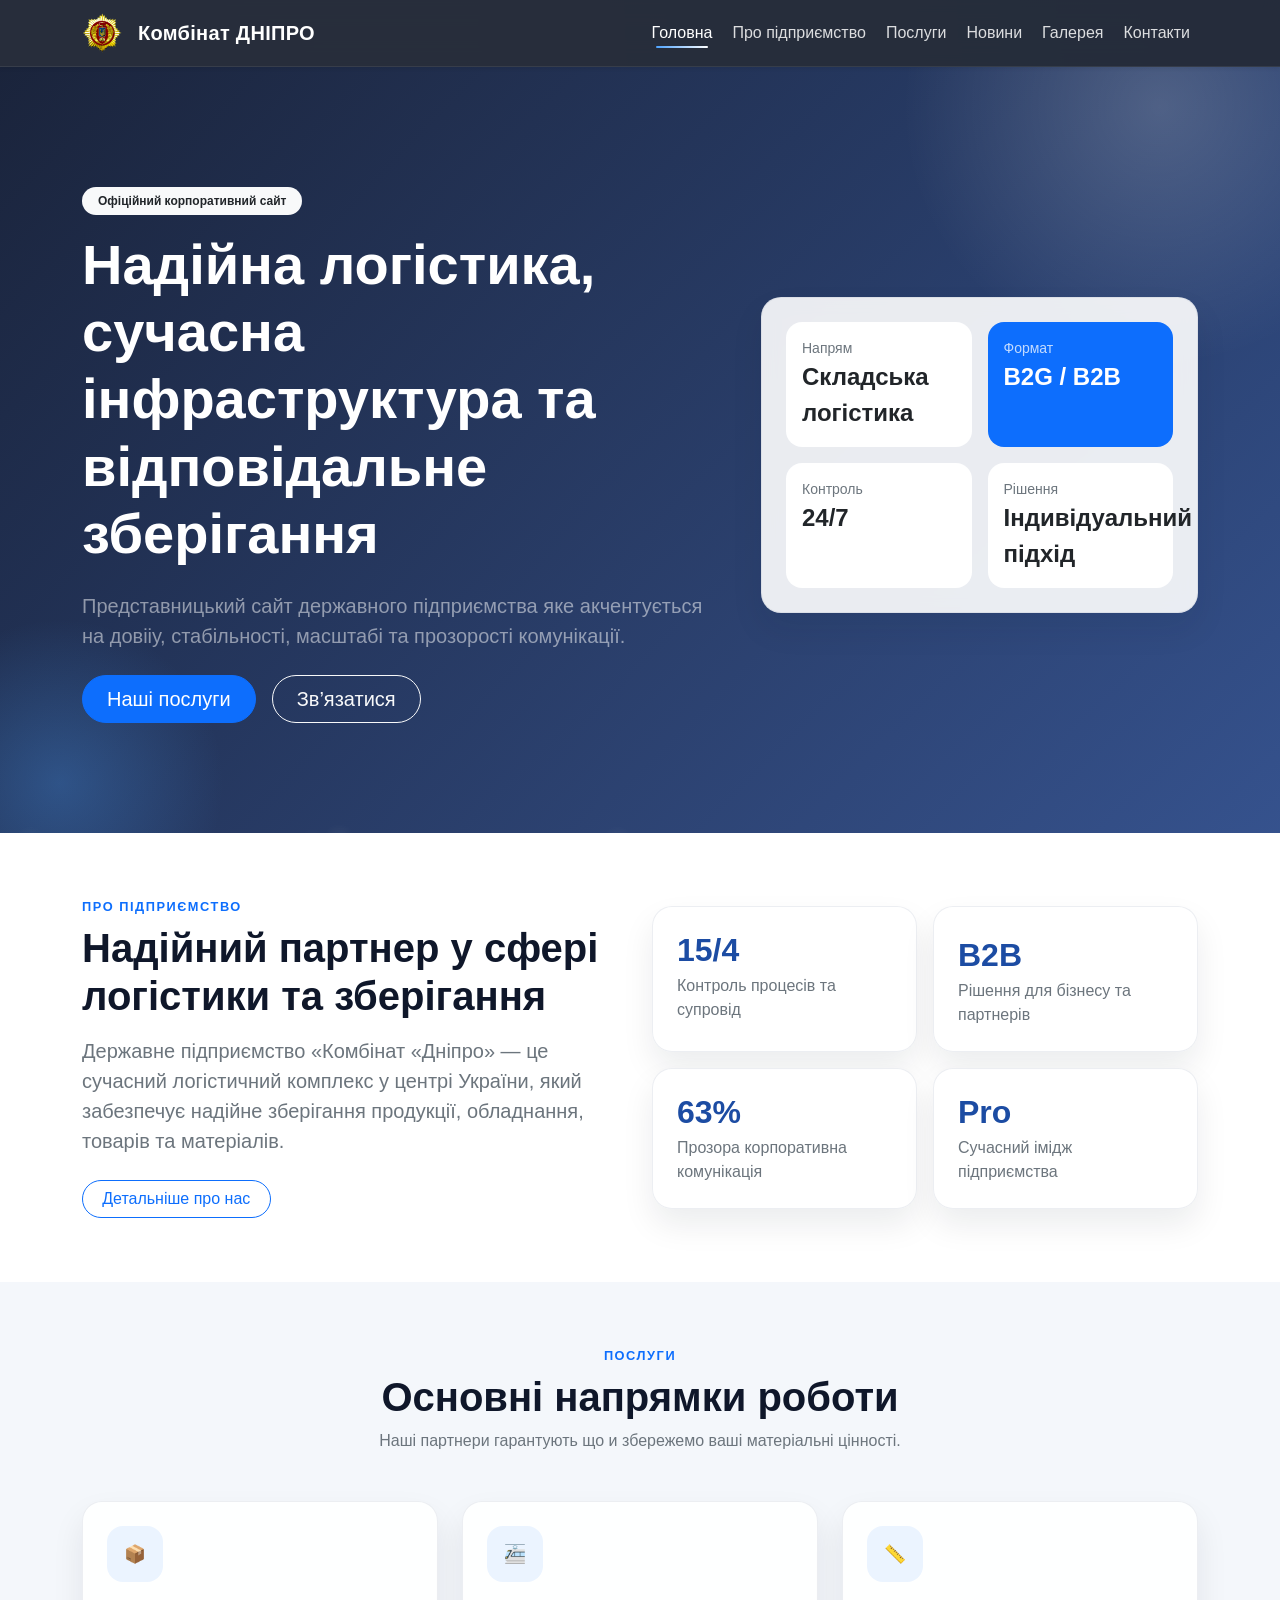
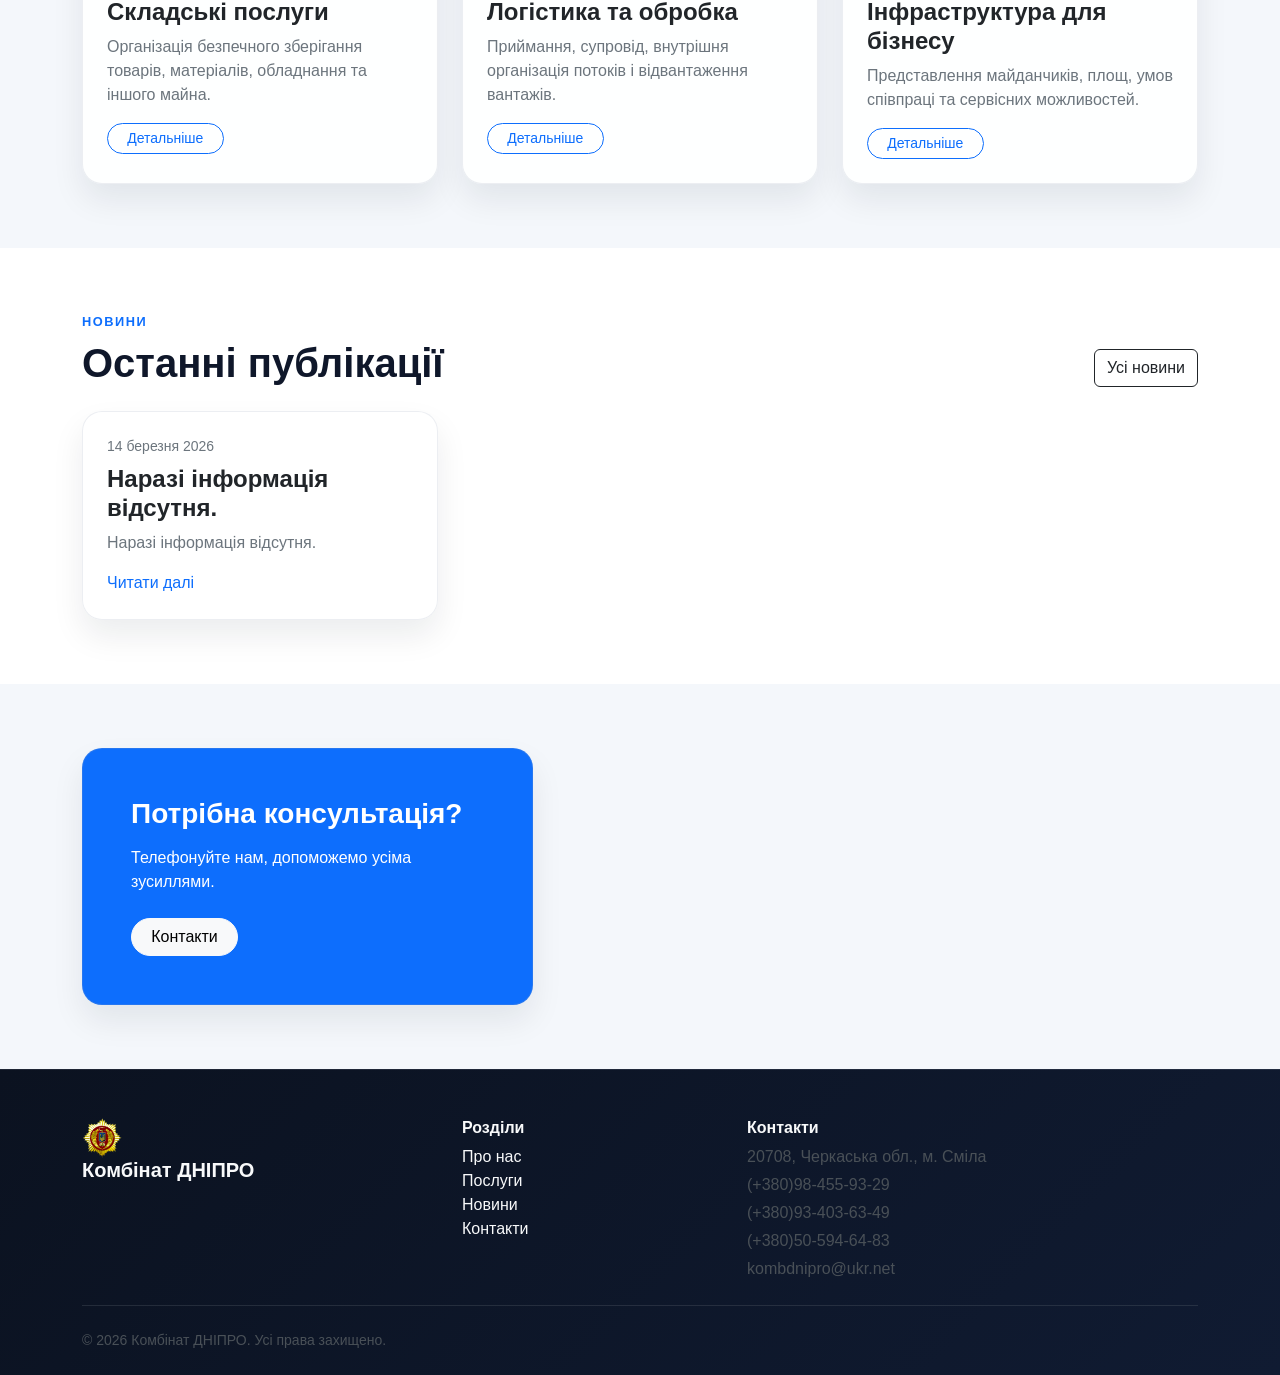
<file: index.html>
<!DOCTYPE html>
<html lang="uk">
<head>
  <meta charset="UTF-8" />
  <meta name="viewport" content="width=device-width, initial-scale=1.0" />
  <title>ДП «Комбінат ДНІПРО»</title>
  <link rel="preconnect" href="https://cdn.jsdelivr.net" />
  <link href="https://cdn.jsdelivr.net/npm/bootstrap@5.3.3/dist/css/bootstrap.min.css" rel="stylesheet" />
  <link rel="stylesheet" href="css/theme.css">
  <style>
    .hero {
      background:
        linear-gradient(135deg, rgba(8,18,43,.92), rgba(20,53,122,.85)),
        url('https://images.unsplash.com/photo-1519003722824-194d4455a60c?auto=format&fit=crop&w=1600&q=80') center/cover no-repeat;
    }
  </style>
</head>
<body>

<nav class="navbar navbar-expand-lg navbar-dark bg-dark sticky-top shadow-sm">
  <div class="container">
    <img src="assets/img/logo_kb_DNIPRO.png" class="navbar-brand" width="40" alt="Логотип">
    <a class="navbar-brand" href="index.html">Комбінат ДНІПРО</a>

    <button class="navbar-toggler" type="button" data-bs-toggle="collapse" data-bs-target="#mainNav">
      <span class="navbar-toggler-icon"></span>
    </button>

    <div class="collapse navbar-collapse" id="mainNav">
      <ul class="navbar-nav ms-auto align-items-lg-center gap-lg-1">
        <li class="nav-item"><a class="nav-link active" href="index.html">Головна</a></li>
        <li class="nav-item"><a class="nav-link" href="about.html">Про підприємство</a></li>
        <li class="nav-item"><a class="nav-link" href="services.html">Послуги</a></li>
        <li class="nav-item"><a class="nav-link" href="news.html">Новини</a></li>
        <li class="nav-item"><a class="nav-link" href="gallery.html">Галерея</a></li>
        <li class="nav-item"><a class="nav-link" href="contacts.html">Контакти</a></li>
      </ul>
    </div>
  </div>
</nav>

<section class="hero">
  <div class="container">
    <div class="row align-items-center g-5">
      <div class="col-lg-7">
        <span class="badge text-bg-light text-dark px-3 py-2 rounded-pill mb-3">Офіційний корпоративний сайт</span>
        <h1 class="display-4 fw-bold mb-4">Надійна логістика, сучасна інфраструктура та відповідальне зберігання</h1>
        <p class="lead text-white-50 mb-4">
          Представницький сайт державного підприємства яке акчентується на довііу,
          стабільності, масштабі та прозорості комунікації.
        </p>
        <div class="d-flex flex-wrap gap-3">
          <a href="services.html" class="btn btn-primary btn-lg px-4">Наші послуги</a>
          <a href="contacts.html" class="btn btn-outline-light btn-lg px-4">Зв’язатися</a>
        </div>
      </div>

      <div class="col-lg-5">
        <div class="p-4 hero-panel">
          <div class="row g-3">
            <div class="col-sm-6">
              <div class="p-3 rounded-4 bg-white text-dark h-100">
                <div class="small text-secondary">Напрям</div>
                <div class="fs-4 fw-bold">Складська логістика</div>
              </div>
            </div>
            <div class="col-sm-6">
              <div class="p-3 rounded-4 bg-primary text-white h-100">
                <div class="small opacity-75">Формат</div>
                <div class="fs-4 fw-bold">B2G / B2B</div>
              </div>
            </div>
            <div class="col-sm-6">
              <div class="p-3 rounded-4 bg-white text-dark h-100">
                <div class="small text-secondary">Контроль</div>
                <div class="fs-4 fw-bold">24/7</div>
              </div>
            </div>
            <div class="col-sm-6">
              <div class="p-3 rounded-4 bg-white text-dark h-100">
                <div class="small text-secondary">Рішення</div>
                <div class="fs-4 fw-bold">Індивідуальний підхід</div>
              </div>
            </div>
          </div>
        </div>
      </div>

    </div>
  </div>
</section>

<section class="py-5 bg-white">
  <div class="container py-3">
    <div class="row align-items-center g-4">
      <div class="col-lg-6">
        <div class="section-kicker mb-2">Про підприємство</div>
        <h2 class="section-title display-6 mb-3">Надійний партнер у сфері логістики та зберігання</h2>
        <p class="text-secondary fs-5">
          Державне підприємство «Комбінат «Дніпро» — це сучасний логістичний комплекс у центрі України, який забезпечує надійне зберігання продукції, обладнання, товарів та матеріалів.
        </p>
        <a href="about.html" class="btn btn-outline-primary mt-2">Детальніше про нас</a>
      </div>

      <div class="col-lg-6">
        <div class="row g-3">
          <div class="col-sm-6">
            <div class="card soft-card stats-card h-100">
              <div class="card-body p-4">
                <h3><span class="counter" data-count="24">24</span>/<span class="counter" data-count="7">7</span></h3>
                <p class="text-secondary mb-0">Контроль процесів та супровід</p>
              </div>
            </div>
          </div>
          <div class="col-sm-6">
            <div class="card soft-card stats-card h-100">
              <div class="card-body p-4">
                <span style="font-size:2rem;margin-bottom:.25rem;font-weight:700;color:var(--brand-3);" >B2B</span>
                <p class="text-secondary mb-0">Рішення для бізнесу та партнерів</p>
              </div>
            </div>
          </div>
          <div class="col-sm-6">
            <div class="card soft-card stats-card h-100">
              <div class="card-body p-4">
                <h3><span class="counter" data-count="100">100</span>%</h3>
                <p class="text-secondary mb-0">Прозора корпоративна комунікація</p>
              </div>
            </div>
          </div>
          <div class="col-sm-6">
            <div class="card soft-card stats-card h-100">
              <div class="card-body p-4">
                <h3>Pro</h3>
                <p class="text-secondary mb-0">Сучасний імідж підприємства</p>
              </div>
            </div>
          </div>
        </div>
      </div>

    </div>
  </div>
</section>

<section class="py-5">
  <div class="container py-3">
    <div class="text-center mb-5">
      <div class="section-kicker mb-2">Послуги</div>
      <h2 class="section-title display-6">Основні напрямки роботи</h2>
      <p class="text-secondary mx-auto" style="max-width: 760px;">
        Наші партнери гарантують що и збережемо ваші матеріальні цінності.
      </p>
    </div>

    <div class="row g-4">
      <div class="col-lg-4 reveal-up">
        <div class="card soft-card h-100">
          <div class="card-body p-4">
            <div class="icon-box mb-3">📦</div>
            <h4 class="fw-bold">Складські послуги</h4>
            <p class="text-secondary">Організація безпечного зберігання товарів, матеріалів, обладнання та іншого майна.</p>
            <a href="service-storage.html" class="btn btn-sm btn-outline-primary">Детальніше</a>
          </div>
        </div>
      </div>

      <div class="col-lg-4 reveal-up">
        <div class="card soft-card h-100">
          <div class="card-body p-4">
            <div class="icon-box mb-3">🚈</div>
            <h4 class="fw-bold">Логістика та обробка</h4>
            <p class="text-secondary">Приймання, супровід, внутрішня організація потоків і відвантаження вантажів.</p>
            <a href="service-logistics.html" class="btn btn-sm btn-outline-primary">Детальніше</a>
          </div>
        </div>
      </div>

      <div class="col-lg-4 reveal-up">
        <div class="card soft-card h-100">
          <div class="card-body p-4">
            <div class="icon-box mb-3">📏</div>
            <h4 class="fw-bold">Інфраструктура для бізнесу</h4>
            <p class="text-secondary">Представлення майданчиків, площ, умов співпраці та сервісних можливостей.</p>
            <a href="service-rent.html" class="btn btn-sm btn-outline-primary">Детальніше</a>
          </div>
        </div>
      </div>
    </div>
  </div>
</section>

<section class="py-5 bg-white">
  <div class="container py-3">
    <div class="d-flex flex-column flex-md-row justify-content-between align-items-md-end mb-4 gap-3">
      <div>
        <div class="section-kicker mb-2">Новини</div>
        <h2 class="section-title display-6 mb-0">Останні публікації</h2>
      </div>
      <a href="news.html" class="btn btn-outline-dark">Усі новини</a>
    </div>

    <div class="row g-4">
      <div class="col-lg-4 reveal-up">
        <div class="card soft-card h-100">
          <div class="card-body p-4">
            <div class="text-secondary small mb-2">14 березня 2026</div>
            <h4 class="fw-bold">Наразі інформація відсутня.</h4>
            <p class="text-secondary">Наразі інформація відсутня.</p>
            <a class="link-primary text-decoration-none">Читати далі</a>
          </div>
        </div>
      </div>
    </div>
</section>

<!--      <div class="col-lg-4">-->
<!--        <div class="card soft-card h-100">-->
<!--          <div class="card-body p-4">-->
<!--            <div class="text-secondary small mb-2">05 березня 2026</div>-->
<!--            <h4 class="fw-bold">Розширення можливостей зберігання</h4>-->
<!--            <p class="text-secondary">Публікація про розвиток інфраструктури та покращення сервісів підприємства.</p>-->
<!--            <a href="news-single.html" class="link-primary text-decoration-none">Читати далі</a>-->
<!--          </div>-->
<!--        </div>-->
<!--      </div>-->



<section class="py-5">
  <div class="container py-3">
    <div class="row g-4 align-items-stretch">
      <div class="col-lg-5">
        <div class="card soft-card h-100 bg-primary text-white">
          <div class="card-body p-4 p-lg-5">
            <h3 class="fw-bold mb-3">Потрібна консультація?</h3>
            <p class="mb-4">Телефонуйте нам, допоможемо усіма зусиллями.</p>
            <a href="contacts.html" class="btn btn-light">Контакти</a>
          </div>
        </div>
      </div>
    </div>
  </div>
</section>

<footer class="page-footer text-light pt-5 pb-4">
  <div class="container">
    <div class="row g-4">
      <div class="col-lg-4">
        <img src="assets/img/logo_kb_DNIPRO.png" class="navbar-brand" width="40" alt="Логотип">
        <h5 class="fw-bold">Комбінат ДНІПРО</h5>
      </div>
      <div class="col-lg-3">
        <h6 class="fw-bold">Розділи</h6>
        <ul class="list-unstyled mb-0">
          <li><a class="link-light text-decoration-none" href="about.html">Про нас</a></li>
          <li><a class="link-light text-decoration-none" href="services.html">Послуги</a></li>
          <li><a class="link-light text-decoration-none" href="news.html">Новини</a></li>
          <li><a class="link-light text-decoration-none" href="contacts.html">Контакти</a></li>
        </ul>
      </div>
      <div class="col-lg-5">
        <h6 class="fw-bold">Контакти</h6>
        <p class="text-light-emphasis mb-1">20708, Черкаська обл., м. Сміла</p>
        <p class="text-light-emphasis mb-1">(+380)98-455-93-29</p>
        <p class="text-light-emphasis mb-1">(+380)93-403-63-49</p>
        <p class="text-light-emphasis mb-1">(+380)50-594-64-83</p>
        <p class="text-light-emphasis mb-0">kombdnipro@ukr.net</p>
      </div>
    </div>
    <hr class="border-secondary my-4">
    <div class="small text-light-emphasis">© 2026 Комбінат ДНІПРО. Усі права захищено.</div>
  </div>
</footer>

<script src="https://cdn.jsdelivr.net/npm/bootstrap@5.3.3/dist/js/bootstrap.bundle.min.js"></script>
  <script src="js/main.js"></script>
</html>
</file>
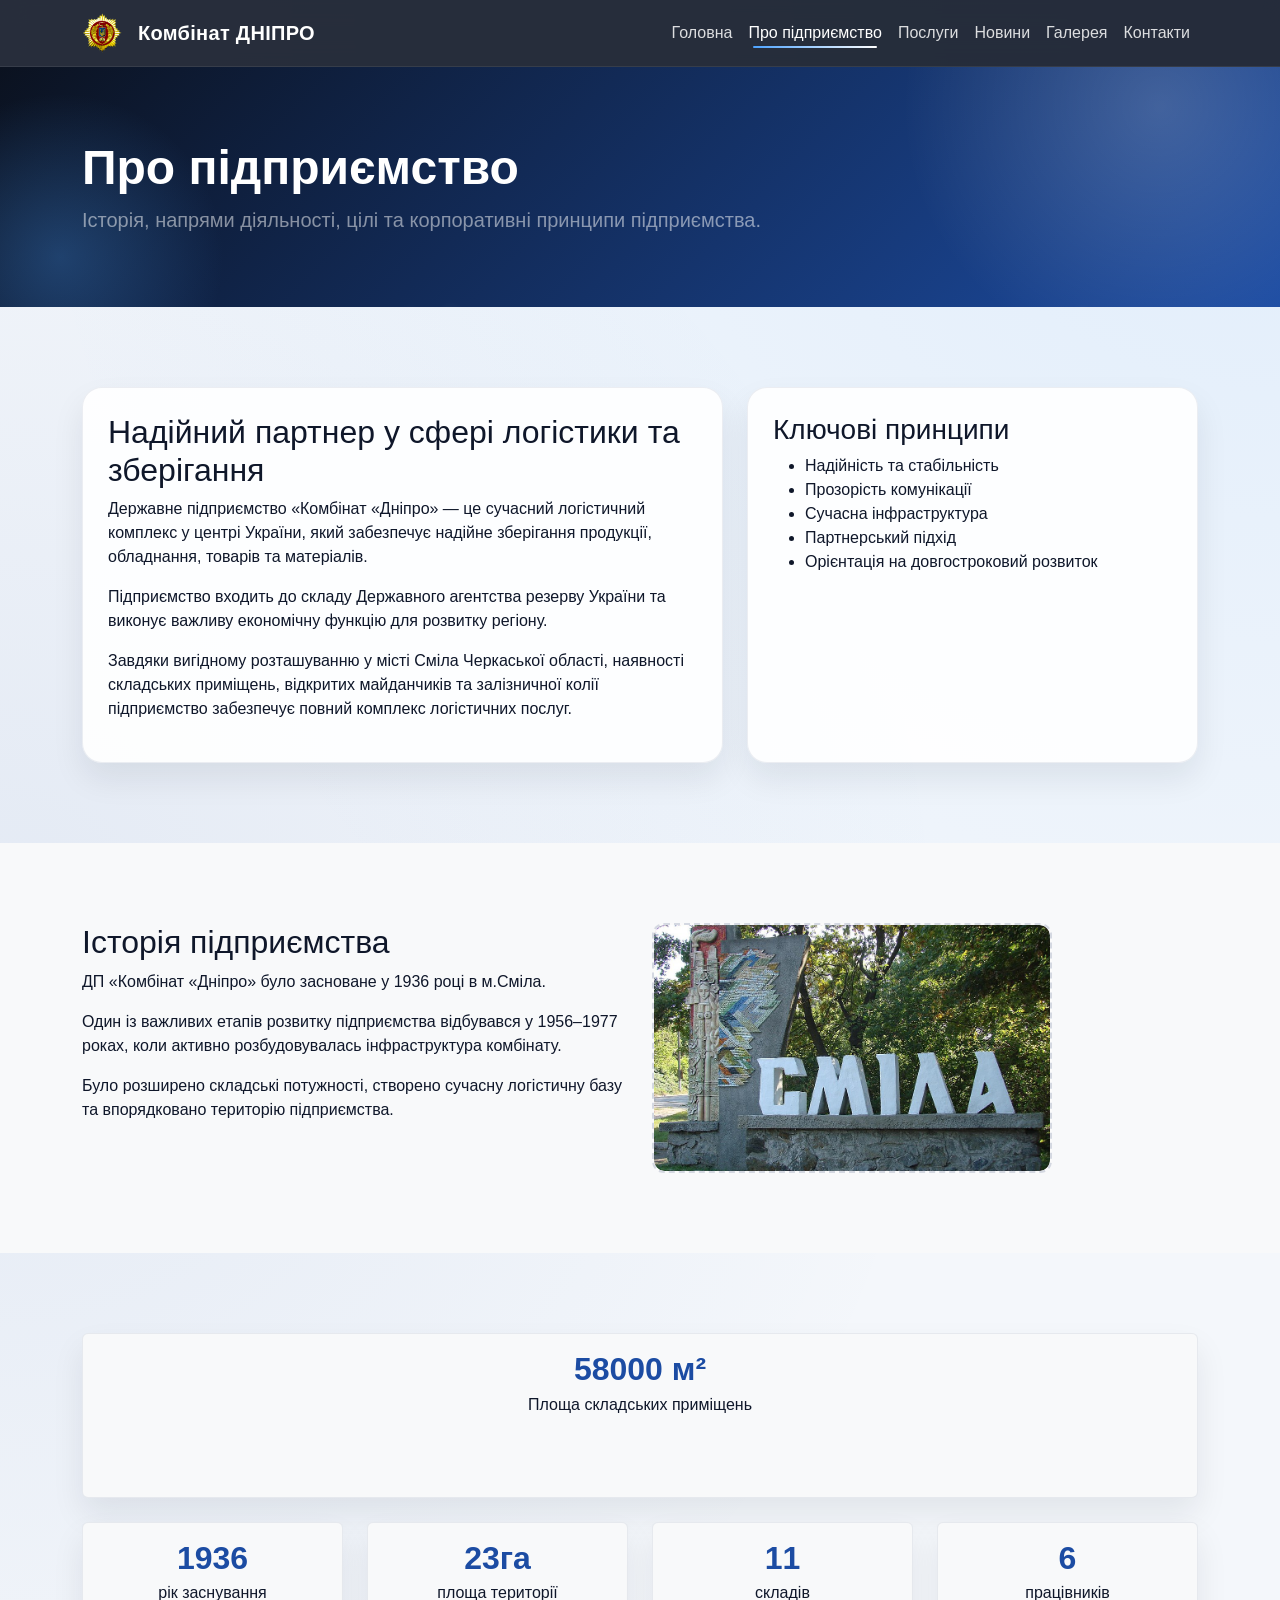
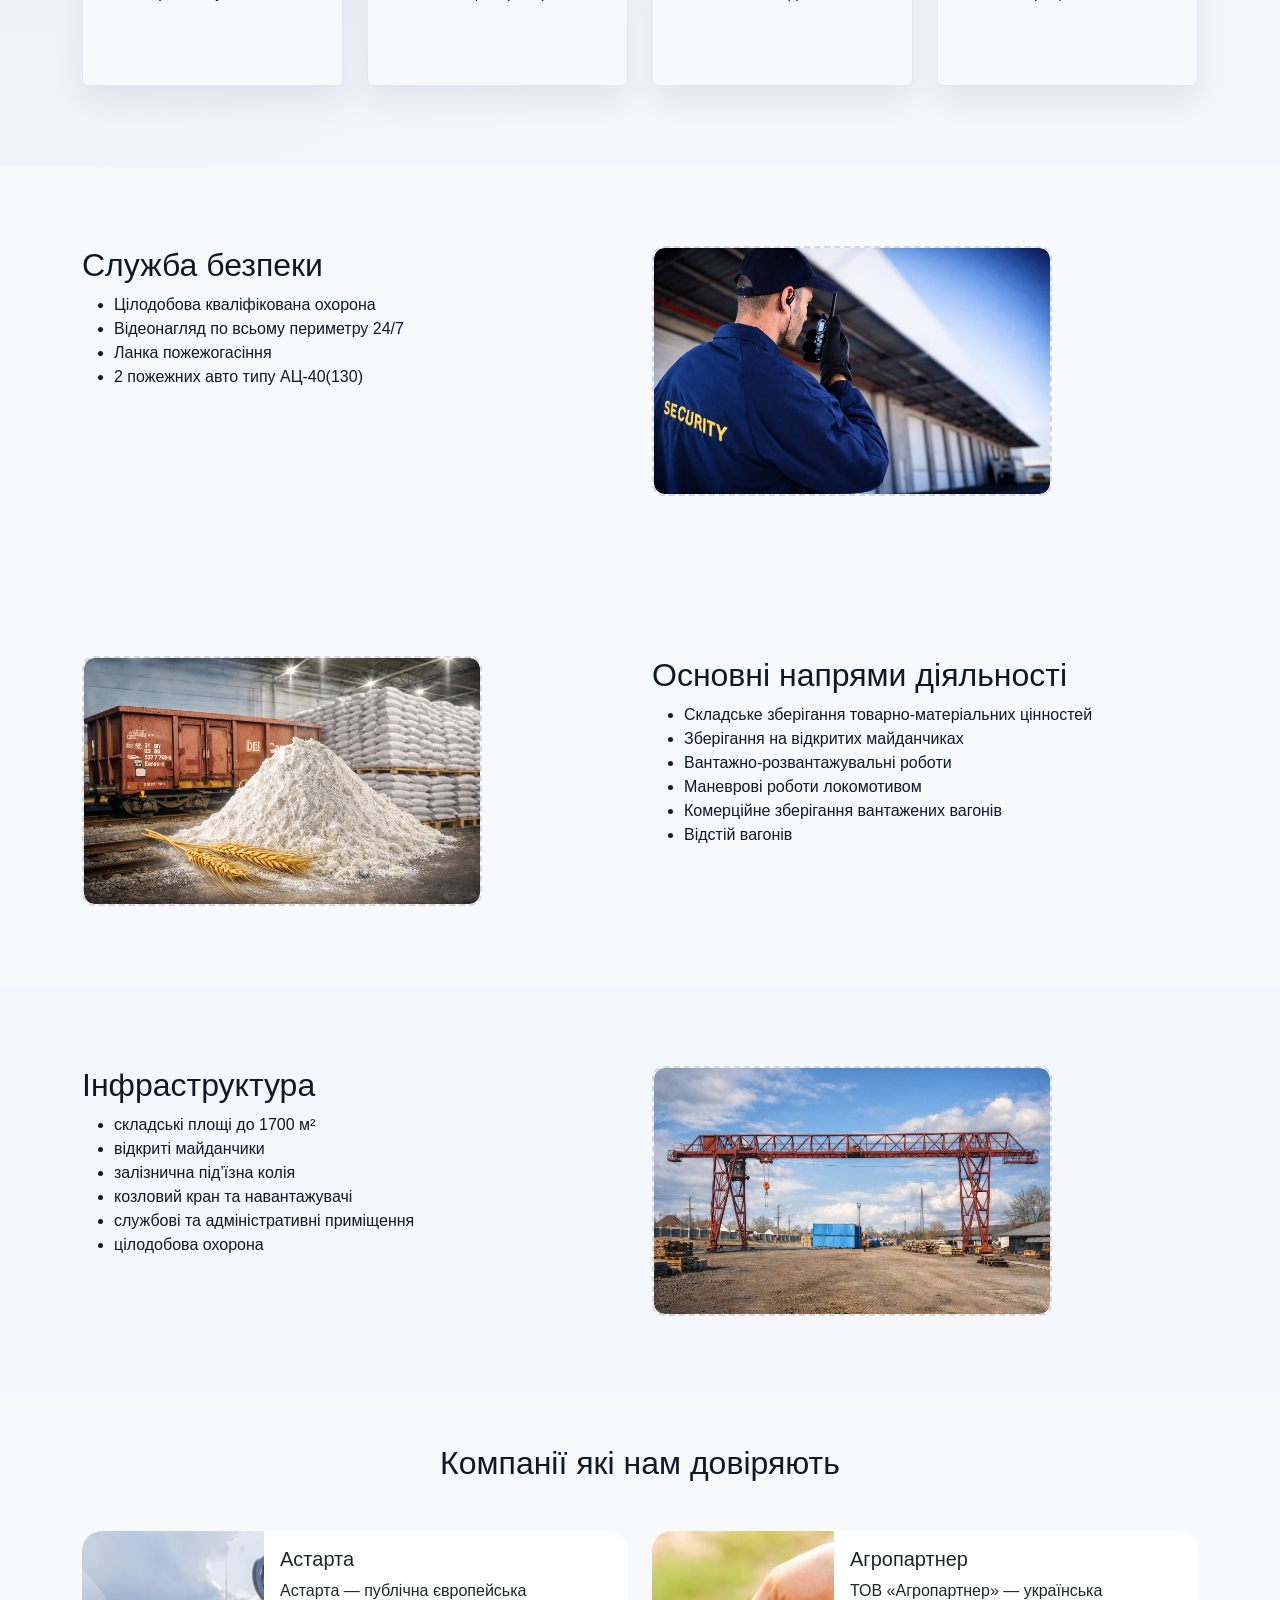
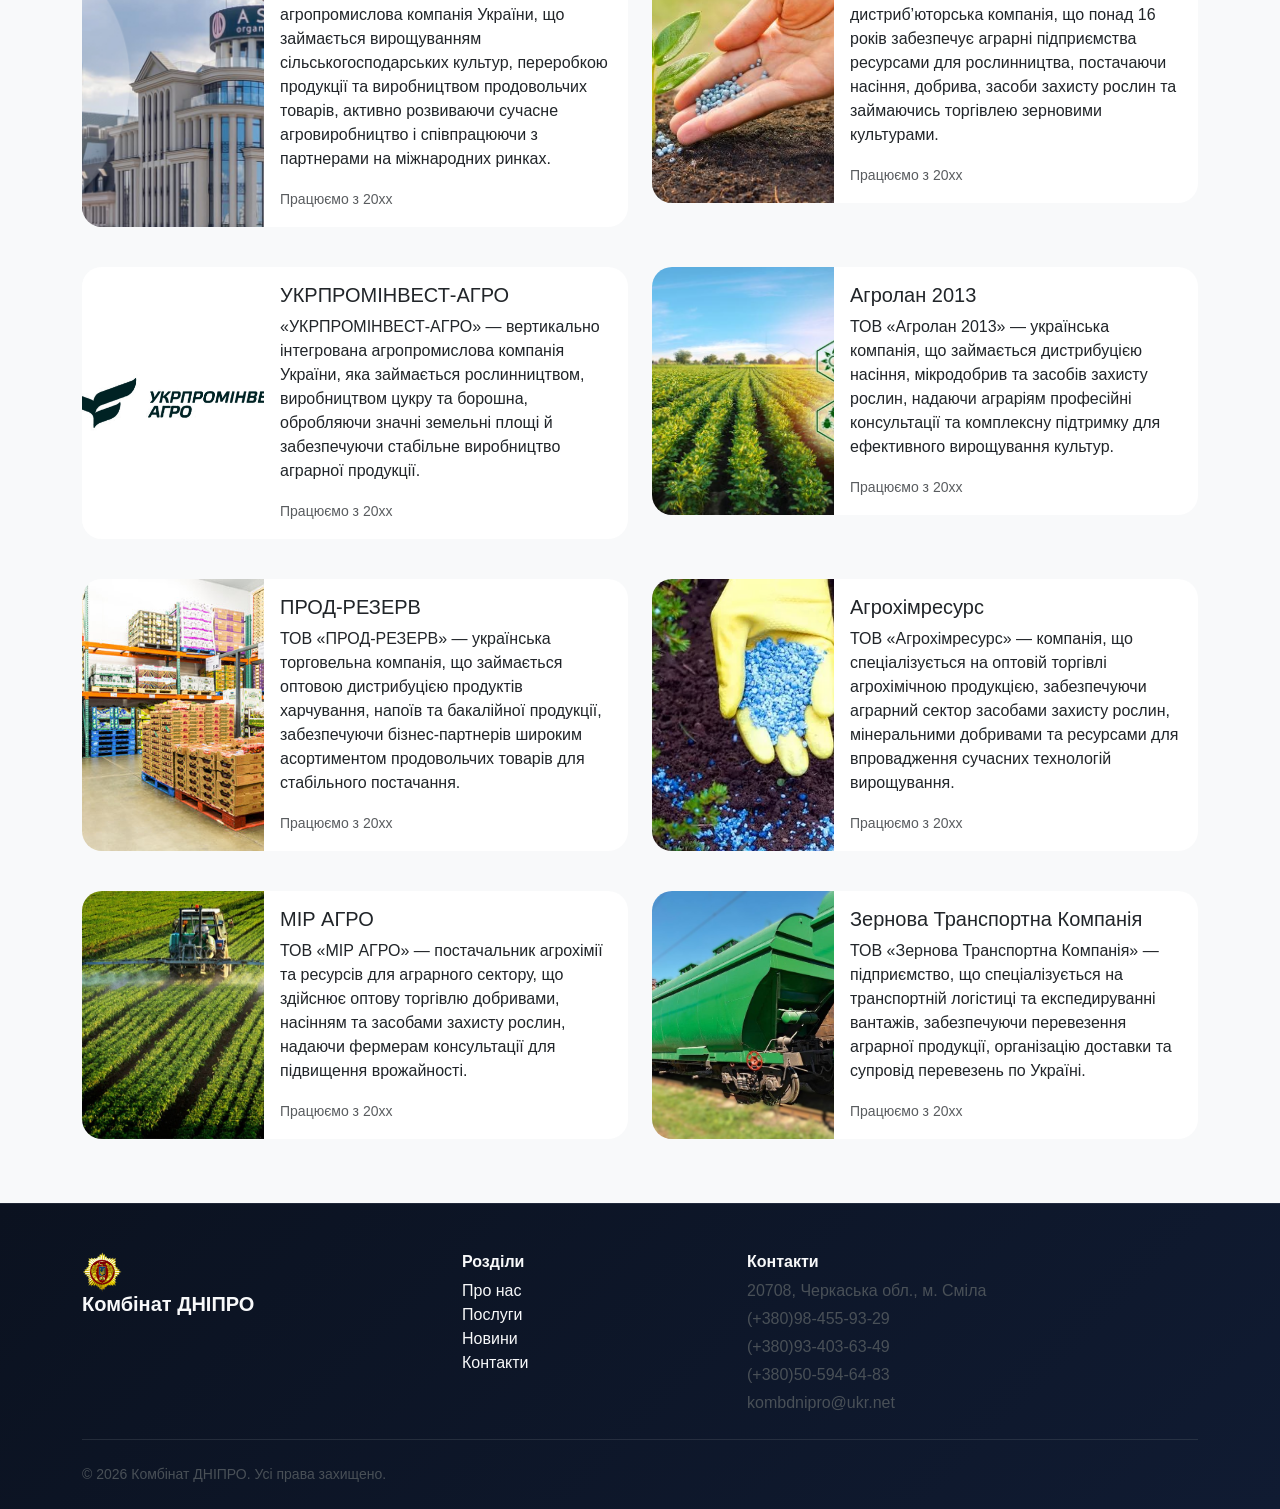
<file: about.html>
<!DOCTYPE html>
<html lang="uk">

<head>
    <meta charset="UTF-8">
    <meta name="viewport" content="width=device-width, initial-scale=1.0">
    <title>Про підприємство — Комбінат ДНІПРО</title>

    <link href="https://cdn.jsdelivr.net/npm/bootstrap@5.3.3/dist/css/bootstrap.min.css" rel="stylesheet">
  <link rel="stylesheet" href="css/theme.css">
  <style>
    .photo-slot img{width:100%;height:100%;object-fit:cover;}
  </style>
</head>

<body>

    <!-- HERO -->

<nav class="navbar navbar-expand-lg navbar-dark bg-dark">
  <div class="container">
    <img src="assets/img/logo_kb_DNIPRO.png" class="navbar-brand" width="40" alt="Логотип">
    <a class="navbar-brand fw-bold" href="index.html">Комбінат ДНІПРО</a>
    <button class="navbar-toggler" type="button" data-bs-toggle="collapse" data-bs-target="#nav">
      <span class="navbar-toggler-icon"></span>
    </button>
    <div class="collapse navbar-collapse" id="nav">
      <ul class="navbar-nav ms-auto">
        <li class="nav-item"><a class="nav-link" href="index.html">Головна</a></li>
        <li class="nav-item"><a class="nav-link active" href="about.html">Про підприємство</a></li>
        <li class="nav-item"><a class="nav-link" href="services.html">Послуги</a></li>
        <li class="nav-item"><a class="nav-link" href="news.html">Новини</a></li>
        <li class="nav-item"><a class="nav-link" href="gallery.html">Галерея</a></li>
        <li class="nav-item"><a class="nav-link" href="contacts.html">Контакти</a></li>
      </ul>
    </div>
  </div>
</nav>
<section class="hero-mini py-5">
  <div class="container py-4">
    <h1 class="display-5 fw-bold">Про підприємство</h1>
    <p class="lead mb-0 text-white-50">Історія, напрями діяльності, цілі та корпоративні принципи підприємства.</p>
  </div>
</section>

    <!-- ПРО ПІДПРИЄМСТВО -->

    <section class="section">

        <div class="container">

            <div class="row g-4">

                <div class="col-lg-7">

                    <div class="feature-box">

                        <h2>Надійний партнер у сфері логістики та зберігання</h2>

                        <p>
                            Державне підприємство «Комбінат «Дніпро» — це сучасний логістичний
                            комплекс у центрі України, який забезпечує надійне зберігання
                            продукції, обладнання, товарів та матеріалів.
                        </p>

                        <p>
                            Підприємство входить до складу Державного агентства резерву України
                            та виконує важливу економічну функцію для розвитку регіону.
                        </p>

                        <p>
                            Завдяки вигідному розташуванню у місті Сміла Черкаської області,
                            наявності складських приміщень, відкритих майданчиків та
                            залізничної колії підприємство забезпечує повний комплекс
                            логістичних послуг.
                        </p>

                    </div>

                </div>

                <div class="col-lg-5">

                    <div class="feature-box">

                        <h3>Ключові принципи</h3>

                        <ul>
                            <li>Надійність та стабільність</li>
                            <li>Прозорість комунікації</li>
                            <li>Сучасна інфраструктура</li>
                            <li>Партнерський підхід</li>
                            <li>Орієнтація на довгостроковий розвиток</li>
                        </ul>

                    </div>

                </div>

            </div>

        </div>

    </section>



    <!-- ІСТОРІЯ -->

    <section class="section bg-light">

        <div class="container">

            <div class="row g-4">

                <div class="col-lg-6">

                    <h2>Історія підприємства</h2>

                    <p>
                        ДП «Комбінат «Дніпро» було засноване у 1936 році в м.Сміла.
                    </p>

                    <p>
                        Один із важливих етапів розвитку підприємства
                        відбувався у 1956–1977 роках, коли активно
                        розбудовувалась інфраструктура комбінату.
                    </p>

                    <p>
                        Було розширено складські потужності,
                        створено сучасну логістичну базу
                        та впорядковано територію підприємства.
                    </p>

                </div>

                <div class="col-lg-6">

                    <div class="photo-slot" style="width:400px; height: 250px;">
                        <img src="assets/img/smila.jpg" width="397" height="245" style="border-radius: 11px;">
                    </div>

                </div>

            </div>

        </div>

    </section>



    <!-- СТАТИСТИКА -->

    <section class="section">

        <div class="container">

            <div class="row g-4">

                <div class="col-md-12">

                    <div class="stats shadow p-3 mb-5 bg-body-tertiary rounded">
                        <h3><span class="counter" data-count="58000">58 000</span> м²</h3>
                        <p>Площа складських приміщень</p>
                    </div>

                </div>

                <div class="col-md-3">

                    <div class="stats shadow p-3 mb-5 bg-body-tertiary rounded">
                        <h3><span class="counter" data-count="1936">1936</span></h3>
                        <p>рік заснування</p>
                    </div>

                </div>

                <div class="col-md-3">

                    <div class="stats shadow p-3 mb-5 bg-body-tertiary rounded">
                        <h3><span class="counter" data-count="23">23</span>га</h3>
                        <p>площа території</p>
                    </div>

                </div>



                <div class="col-md-3">

                    <div class="stats shadow p-3 mb-5 bg-body-tertiary rounded">
                        <h3><span class="counter" data-count="11">11</span></h3>
                        <p>складів</p>
                    </div>

                </div>

                <div class="col-md-3">

                    <div class="stats shadow p-3 mb-5 bg-body-tertiary rounded">
                        <h3><span class="counter" data-count="6">66</span></h3>
                        <p>працівників</p>
                    </div>

                </div>

            </div>

        </div>

    </section>


    <section class="section bg-light">

        <div class="container">

            <div class="row g-4">

                <div class="col-lg-6">

                    <h2>Служба безпеки</h2>
                    <ul>
                        <li>Цілодобова кваліфікована охорона</li>
                        <li>Відеонагляд по всьому периметру 24/7</li>
                        <li>Ланка пожежогасіння</li>
                        <li>2 пожежних авто типу АЦ-40(130)</li>
                    </ul>
                </div>

                <div class="col-lg-6">

                    <div class="photo-slot" style="width:400px; height: 250px;">
                        <img src="assets/img/warehouse-security.jpg" width="397" height="245" style="border-radius: 11px;">
                    </div>

                </div>

            </div>

        </div>

    </section>


    <!-- НАПРЯМИ -->

    <section class="section bg-light">

        <div class="container">

            <div class="row g-4">

                <div class="col-lg-6">

                    <div class="photo-slot photo-small" style="width:400px; height: 250px;">
                        <img src="assets/img/basic_warehouse_services.png" width="397" height="245" style="border-radius: 11px;">
                    </div>

                </div>

                <div class="col-lg-6">

                    <h2>Основні напрями діяльності</h2>

                    <ul>
                        <li>Складське зберігання товарно-матеріальних цінностей</li>
                        <li>Зберігання на відкритих майданчиках</li>
                        <li>Вантажно-розвантажувальні роботи</li>
                        <li>Маневрові роботи локомотивом</li>
                        <li>Комерційне зберігання вантажених вагонів</li>
                        <li>Відстій вагонів</li>
                    </ul>

                </div>

            </div>

        </div>

    </section>



    <!-- ІНФРАСТРУКТУРА -->

    <section class="section">

        <div class="container">

            <div class="row g-4">

                <div class="col-lg-6">

                    <h2>Інфраструктура</h2>

                    <ul>
                        <li>складські площі до 1700 м²</li>
                        <li>відкриті майданчики</li>
                        <li>залізнична під’їзна колія</li>
                        <li>козловий кран та навантажувачі</li>
                        <li>службові та адміністративні приміщення</li>
                        <li>цілодобова охорона</li>
                    </ul>

                </div>

                <div class="col-lg-6">

                    <div class="photo-slot photo-small" style="width:400px; height: 250px;">
                        <img src="assets/img/kozlovoy_kran.png" style="border-radius: 11px;" width="400" height="245" >
                    </div>

                </div>

            </div>

        </div>

    </section>



    <!-- ГАЛЕРЕЯ -->
    <section class="py-5 bg-light">
        <div class="container">

            <h2 class="text-center mb-5">Компанії які нам довіряють</h2>

            <div class="row justify-content-center g-4">

            <div class="col-lg-6">
              <div class="card mb-3 reveal-card" style="max-width: 800px; transition-delay: 0s;">
                <div class="row g-0">
                  <div class="col-md-4">
                    <img src="assets/img/astarta.jpg"
                         class="w-100 h-100 rounded-start object-fit-cover"
                         alt="Астарта">
                      </div>
                      <div class="col-md-8">
                        <div class="card-body">
                          <h5 class="card-title">Астарта</h5>
                          <p class="card-text">
                            Астарта — публічна європейська агропромислова компанія України, що займається вирощуванням сільськогосподарських культур, переробкою продукції та виробництвом продовольчих товарів, активно розвиваючи сучасне агровиробництво і співпрацюючи з партнерами на міжнародних ринках.                          </p>
                          <p class="card-text">
                            <small class="text-body-secondary">Працюємо з 20xx</small>
                          </p>
                        </div>
                      </div>
                    </div>
                  </div>
                </div>

             <div class="col-lg-6">
              <div class="card mb-3 reveal-card" style="max-width: 800px; transition-delay: 0,50s;">
                <div class="row g-0">
                  <div class="col-md-4">
                    <img src="assets/img/agropartner.jpg"
                         class="w-100 h-100 rounded-start object-fit-cover"
                         alt="Астарта">
                      </div>
                      <div class="col-md-8">
                        <div class="card-body">
                          <h5 class="card-title">Агропартнер</h5>
                          <p class="card-text">
                            ТОВ «Агропартнер» — українська дистриб’юторська компанія, що понад 16 років забезпечує аграрні підприємства ресурсами для рослинництва, постачаючи насіння, добрива, засоби захисту рослин та займаючись торгівлею зерновими культурами.                          </p>
                          <p class="card-text">
                            <small class="text-body-secondary">Працюємо з 20xx</small>
                          </p>
                        </div>
                      </div>
                    </div>
                  </div>
                </div>

              <div class="col-lg-6">
              <div class="card mb-3 reveal-card" style="max-width: 800px; transition-delay: 0,50s;">
                <div class="row g-0">
                  <div class="col-md-4">
                    <img src="assets/img/ukrprominvest.png"
                         class="w-100 h-100 rounded-start object-fit-cover"
                         alt="Астарта">
                      </div>
                      <div class="col-md-8">
                        <div class="card-body">
                          <h5 class="card-title">УКРПРОМІНВЕСТ-АГРО</h5>
                          <p class="card-text">
                            «УКРПРОМІНВЕСТ-АГРО» — вертикально інтегрована агропромислова компанія України, яка займається рослинництвом, виробництвом цукру та борошна, обробляючи значні земельні площі й забезпечуючи стабільне виробництво аграрної продукції.                          </p>
                          <p class="card-text">
                            <small class="text-body-secondary">Працюємо з 20xx</small>
                          </p>
                        </div>
                      </div>
                    </div>
                  </div>
                </div>

                <div class="col-lg-6">
              <div class="card mb-3 reveal-card" style="max-width: 800px; transition-delay: 0,50s;">
                <div class="row g-0">
                  <div class="col-md-4">
                    <img src="assets/img/agrolan.jpg"
                         class="w-100 h-100 rounded-start object-fit-cover"
                         alt="Астарта">
                      </div>
                      <div class="col-md-8">
                        <div class="card-body">
                          <h5 class="card-title">Агролан 2013</h5>
                          <p class="card-text">
                            ТОВ «Агролан 2013» — українська компанія, що займається дистрибуцією насіння, мікродобрив та засобів захисту рослин, надаючи аграріям професійні консультації та комплексну підтримку для ефективного вирощування культур.                          </p>
                          <p class="card-text">
                            <small class="text-body-secondary">Працюємо з 20xx</small>
                          </p>
                        </div>
                      </div>
                    </div>
                  </div>
                </div>

                <div class="col-lg-6">
              <div class="card mb-3 reveal-card" style="max-width: 800px; transition-delay: 0,50s;">
                <div class="row g-0">
                  <div class="col-md-4">
                    <img src="assets/img/prod_rezerv.jpg"
                         class="w-100 h-100 rounded-start object-fit-cover"
                         alt="Астарта">
                      </div>
                      <div class="col-md-8">
                        <div class="card-body">
                          <h5 class="card-title">ПРОД-РЕЗЕРВ</h5>
                          <p class="card-text">
                           ТОВ «ПРОД-РЕЗЕРВ» — українська торговельна компанія, що займається оптовою дистрибуцією продуктів харчування, напоїв та бакалійної продукції, забезпечуючи бізнес-партнерів широким асортиментом продовольчих товарів для стабільного постачання.
                          </p>
                          <p class="card-text">
                            <small class="text-body-secondary">Працюємо з 20xx</small>
                          </p>
                        </div>
                      </div>
                    </div>
                  </div>
                </div>

                <div class="col-lg-6">
              <div class="card mb-3 reveal-card" style="max-width: 800px; transition-delay: 0,50s;">
                <div class="row g-0">
                  <div class="col-md-4">
                    <img src="assets/img/agrokhimresurs.jpg"
                         class="w-100 h-100 rounded-start object-fit-cover"
                         alt="Астарта">
                      </div>
                      <div class="col-md-8">
                        <div class="card-body">
                          <h5 class="card-title">Агрохімресурс</h5>
                          <p class="card-text">
                              ТОВ «Агрохімресурс» — компанія, що спеціалізується на оптовій торгівлі агрохімічною продукцією, забезпечуючи аграрний сектор засобами захисту рослин, мінеральними добривами та ресурсами для впровадження сучасних технологій вирощування.
                          </p>
                          <p class="card-text">
                            <small class="text-body-secondary">Працюємо з 20xx</small>
                          </p>
                        </div>
                      </div>
                    </div>
                  </div>
                </div>

                <div class="col-lg-6">
              <div class="card mb-3 reveal-card" style="max-width: 800px; transition-delay: 0,50s;">
                <div class="row g-0">
                  <div class="col-md-4">
                    <img src="assets/img/mir_agro.jpg"
                         class="w-100 h-100 rounded-start object-fit-cover"
                         alt="Астарта">
                      </div>
                      <div class="col-md-8">
                        <div class="card-body">
                          <h5 class="card-title">МІР АГРО</h5>
                          <p class="card-text">
                              ТОВ «МІР АГРО» — постачальник агрохімії та ресурсів для аграрного сектору, що здійснює оптову торгівлю добривами, насінням та засобами захисту рослин, надаючи фермерам консультації для підвищення врожайності.
                          </p>
                          <p class="card-text">
                            <small class="text-body-secondary">Працюємо з 20xx</small>
                          </p>
                        </div>
                      </div>
                    </div>
                  </div>
                </div>

                <div class="col-lg-6">
              <div class="card mb-3 reveal-card" style="max-width: 800px; transition-delay: 0,50s;">
                <div class="row g-0">
                  <div class="col-md-4">
                    <img src="assets/img/logistac_company.jpg"
                         class="w-100 h-100 rounded-start object-fit-cover"
                         alt="Астарта">
                      </div>
                      <div class="col-md-8">
                        <div class="card-body">
                          <h5 class="card-title">Зернова Транспортна Компанія</h5>
                          <p class="card-text">
                          ТОВ «Зернова Транспортна Компанія» — підприємство, що спеціалізується на транспортній логістиці та експедируванні вантажів, забезпечуючи перевезення аграрної продукції, організацію доставки та супровід перевезень по Україні.
                          </p>
                          <p class="card-text">
                            <small class="text-body-secondary">Працюємо з 20xx</small>
                          </p>
                        </div>
                      </div>
                    </div>
                  </div>
                </div>

        </div>
        </div>
    </section>



<footer class="page-footer text-light pt-5 pb-4 bg-dark">
  <div class="container">
    <div class="row g-4">
      <div class="col-lg-4">
        <img src="assets/img/logo_kb_DNIPRO.png" class="navbar-brand" width="40" alt="Логотип">
        <h5 class="fw-bold">Комбінат ДНІПРО</h5>
      </div>
      <div class="col-lg-3">
        <h6 class="fw-bold">Розділи</h6>
        <ul class="list-unstyled mb-0">
          <li><a class="link-light text-decoration-none" href="about.html">Про нас</a></li>
          <li><a class="link-light text-decoration-none" href="services.html">Послуги</a></li>
          <li><a class="link-light text-decoration-none" href="news.html">Новини</a></li>
          <li><a class="link-light text-decoration-none" href="contacts.html">Контакти</a></li>
        </ul>
      </div>
      <div class="col-lg-5">
        <h6 class="fw-bold">Контакти</h6>
        <p class="text-light-emphasis mb-1">20708, Черкаська обл., м. Сміла</p>
        <p class="text-light-emphasis mb-1">(+380)98-455-93-29</p>
        <p class="text-light-emphasis mb-1">(+380)93-403-63-49</p>
        <p class="text-light-emphasis mb-1">(+380)50-594-64-83</p>
        <p class="text-light-emphasis mb-0">kombdnipro@ukr.net</p>
      </div>
    </div>
    <hr class="border-secondary my-4">
    <div class="small text-light-emphasis">© 2026 Комбінат ДНІПРО. Усі права захищено.</div>
  </div>
</footer>


    <script src="https://cdn.jsdelivr.net/npm/bootstrap@5.3.3/dist/js/bootstrap.bundle.min.js"></script>
    <script src="js/main.js"></script>

</body>

</html>
</file>
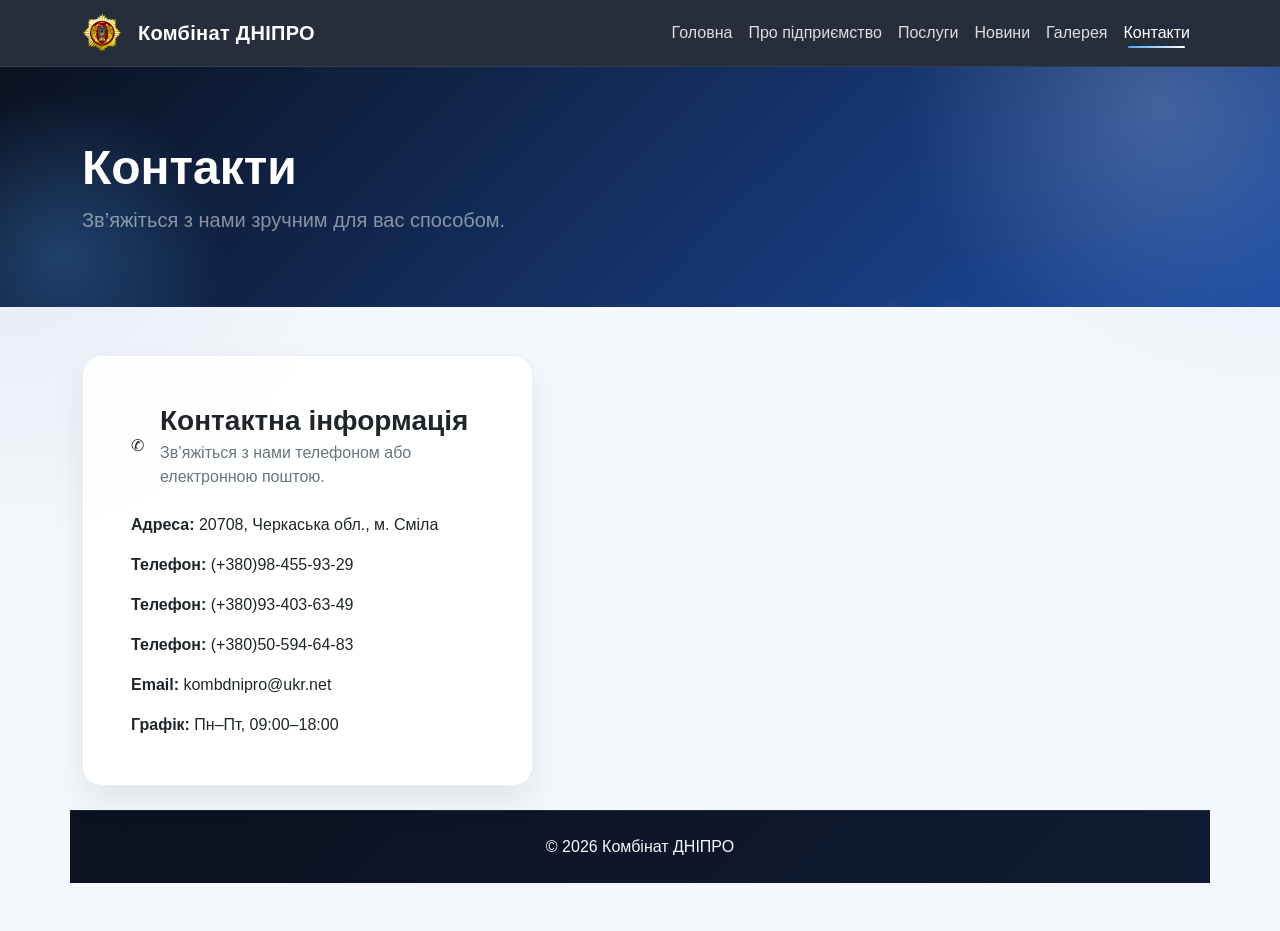
<file: contacts.html>
<!DOCTYPE html>
<html lang="uk">
<head>
  <meta charset="UTF-8">
  <meta name="viewport" content="width=device-width, initial-scale=1.0">
  <title>Контакти</title>
  <link href="https://cdn.jsdelivr.net/npm/bootstrap@5.3.3/dist/css/bootstrap.min.css" rel="stylesheet">
  <link rel="stylesheet" href="css/theme.css">
</head>
<body>

<nav class="navbar navbar-expand-lg navbar-dark bg-dark">
  <div class="container">
    <img src="assets/img/logo_kb_DNIPRO.png" class="navbar-brand" width="40" alt="Логотип">
    <a class="navbar-brand fw-bold" href="index.html">Комбінат ДНІПРО</a>
    <button class="navbar-toggler" type="button" data-bs-toggle="collapse" data-bs-target="#nav">
      <span class="navbar-toggler-icon"></span>
    </button>
    <div class="collapse navbar-collapse" id="nav">
      <ul class="navbar-nav ms-auto">
        <li class="nav-item"><a class="nav-link" href="index.html">Головна</a></li>
        <li class="nav-item"><a class="nav-link" href="about.html">Про підприємство</a></li>
        <li class="nav-item"><a class="nav-link" href="services.html">Послуги</a></li>
        <li class="nav-item"><a class="nav-link" href="news.html">Новини</a></li>
        <li class="nav-item"><a class="nav-link" href="gallery.html">Галерея</a></li>
        <li class="nav-item"><a class="nav-link active" href="contacts.html">Контакти</a></li>
      </ul>
    </div>
  </div>
</nav>

<section class="hero-mini py-5">
  <div class="container py-4">
    <h1 class="display-5 fw-bold">Контакти</h1>
    <p class="lead mb-0 text-white-50">Зв’яжіться з нами зручним для вас способом.</p>
  </div>
</section>


<section class="py-5">
  <div class="container">
    <div class="row g-4 align-items-stretch">
      <div class="col-lg-5">
        <div class="card soft-card h-100">
          <div class="card-body p-4 p-lg-5">
            <div class="d-flex align-items-center gap-3 mb-4">
              <div class="contact-icon">✆</div>
              <div>
                <h3 class="fw-bold mb-1">Контактна інформація</h3>
                <p class="text-secondary mb-0">Зв’яжіться з нами телефоном або електронною поштою.</p>
              </div>
            </div>
            <p class="mb-3"><strong>Адреса:</strong> 20708, Черкаська обл., м. Сміла</p>
            <p class="mb-3"><strong>Телефон:</strong> (+380)98-455-93-29</p>
            <p class="mb-3"><strong>Телефон:</strong> (+380)93-403-63-49</p>
            <p class="mb-3"><strong>Телефон:</strong> (+380)50-594-64-83</p>
            <p class="mb-3"><strong>Email:</strong> kombdnipro@ukr.net</p>
            <p class="mb-0"><strong>Графік:</strong> Пн–Пт, 09:00–18:00</p>
          </div>
        </div>
      </div>

<footer class="bg-dark text-light py-4 text-center">
  <div class="container">© 2026 Комбінат ДНІПРО</div>
</footer>

<script src="https://cdn.jsdelivr.net/npm/bootstrap@5.3.3/dist/js/bootstrap.bundle.min.js"></script>
  <script src="js/main.js"></script>
</html>
</file>
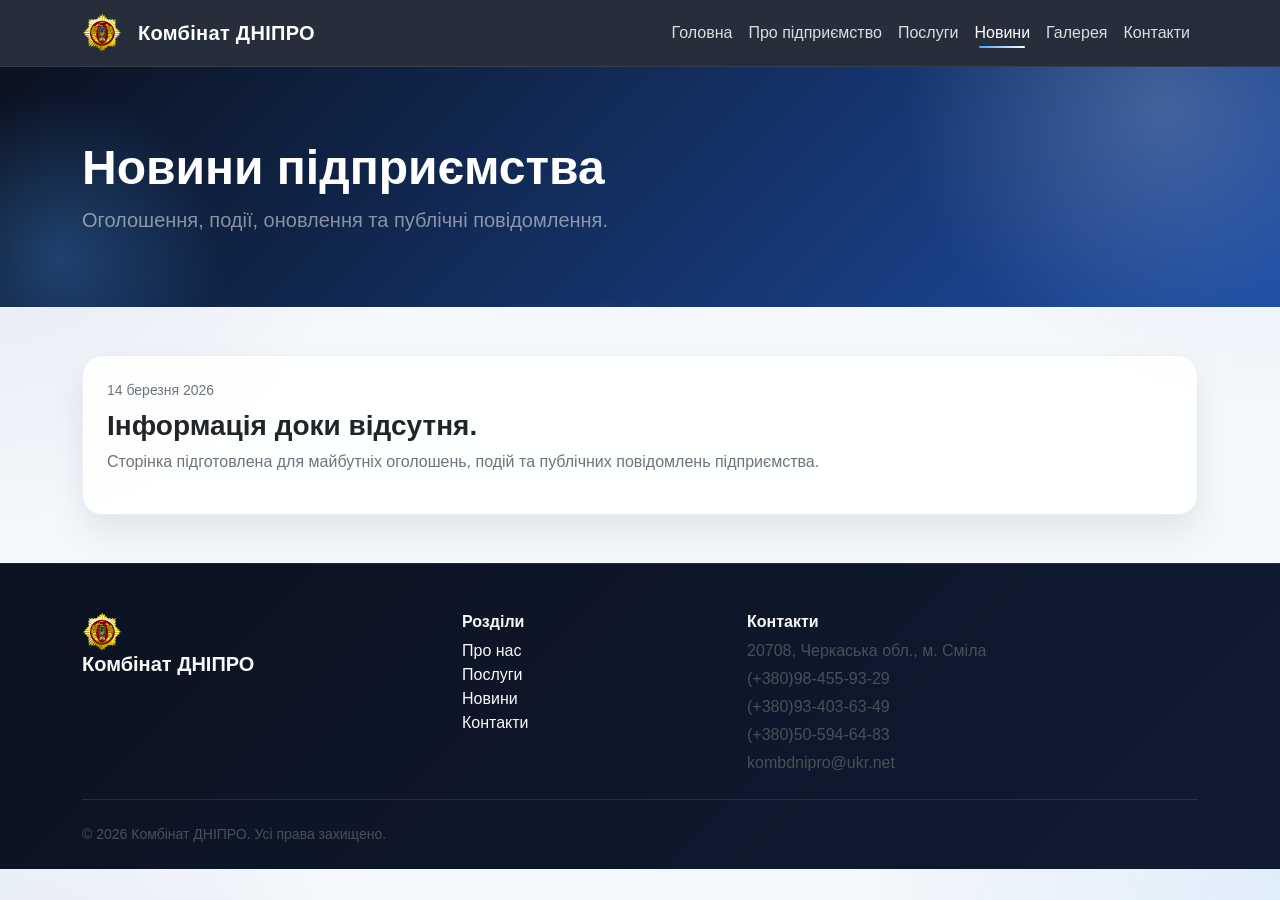
<file: news.html>
<!DOCTYPE html>
<html lang="uk">
<head>
  <meta charset="UTF-8">
  <meta name="viewport" content="width=device-width, initial-scale=1.0">
  <title>Новини</title>
  <link href="https://cdn.jsdelivr.net/npm/bootstrap@5.3.3/dist/css/bootstrap.min.css" rel="stylesheet">
  <link rel="stylesheet" href="css/theme.css">
</head>
<body>

<nav class="navbar navbar-expand-lg navbar-dark bg-dark">
  <div class="container">
    <img src="assets/img/logo_kb_DNIPRO.png" class="navbar-brand" width="40" alt="Логотип">
    <a class="navbar-brand fw-bold" href="index.html">Комбінат ДНІПРО</a>
    <button class="navbar-toggler" type="button" data-bs-toggle="collapse" data-bs-target="#nav">
      <span class="navbar-toggler-icon"></span>
    </button>
    <div class="collapse navbar-collapse" id="nav">
      <ul class="navbar-nav ms-auto">
        <li class="nav-item"><a class="nav-link" href="index.html">Головна</a></li>
        <li class="nav-item"><a class="nav-link" href="about.html">Про підприємство</a></li>
        <li class="nav-item"><a class="nav-link" href="services.html">Послуги</a></li>
        <li class="nav-item"><a class="nav-link active" href="news.html">Новини</a></li>
        <li class="nav-item"><a class="nav-link" href="gallery.html">Галерея</a></li>
        <li class="nav-item"><a class="nav-link" href="contacts.html">Контакти</a></li>
      </ul>
    </div>
  </div>
</nav>

<section class="hero-mini py-5">
  <div class="container py-4">
    <h1 class="display-5 fw-bold">Новини підприємства</h1>
    <p class="lead mb-0 text-white-50">Оголошення, події, оновлення та публічні повідомлення.</p>
  </div>
</section>

<section class="py-5">
  <div class="container">
    <div class="row g-4">

<!--      <div class="col-lg-6">-->
<!--        <div class="card soft-card h-100">-->
<!--          <div class="card-body p-4">-->
<!--            <div class="small text-secondary mb-2">11 березня 2026</div>-->
<!--            <h3 class="fw-bold">Оновлення інфраструктури логістичного хабу</h3>-->
<!--            <p class="text-secondary">Приклад повноцінної новини з переходом на детальну сторінку.</p>-->
<!--            <a href="news-single.html" class="btn btn-primary btn-sm">Читати</a>-->
<!--          </div>-->
<!--        </div>-->
<!--      </div>-->

      <div class="col-lg-12 reveal-up">
        <div class="card soft-card h-100">
          <div class="card-body p-4">
            <div class="small text-secondary mb-2">14 березня 2026</div>
            <h3 class="fw-bold">Інформація доки відсутня.</h3>
            <p class="text-secondary">Сторінка підготовлена для майбутніх оголошень, подій та публічних повідомлень підприємства.</p>
          </div>
        </div>
      </div>


    </div>
  </div>
</section>

<footer class="page-footer text-light pt-5 pb-4">
  <div class="container">
    <div class="row g-4">
      <div class="col-lg-4">
        <img src="assets/img/logo_kb_DNIPRO.png" class="navbar-brand" width="40" alt="Логотип">
        <h5 class="fw-bold">Комбінат ДНІПРО</h5>
      </div>
      <div class="col-lg-3">
        <h6 class="fw-bold">Розділи</h6>
        <ul class="list-unstyled mb-0">
          <li><a class="link-light text-decoration-none" href="about.html">Про нас</a></li>
          <li><a class="link-light text-decoration-none" href="services.html">Послуги</a></li>
          <li><a class="link-light text-decoration-none" href="news.html">Новини</a></li>
          <li><a class="link-light text-decoration-none" href="contacts.html">Контакти</a></li>
        </ul>
      </div>
      <div class="col-lg-5">
        <h6 class="fw-bold">Контакти</h6>
        <p class="text-light-emphasis mb-1">20708, Черкаська обл., м. Сміла</p>
        <p class="text-light-emphasis mb-1">(+380)98-455-93-29</p>
        <p class="text-light-emphasis mb-1">(+380)93-403-63-49</p>
        <p class="text-light-emphasis mb-1">(+380)50-594-64-83</p>
        <p class="text-light-emphasis mb-0">kombdnipro@ukr.net</p>
      </div>
    </div>
    <hr class="border-secondary my-4">
    <div class="small text-light-emphasis">© 2026 Комбінат ДНІПРО. Усі права захищено.</div>
  </div>
</footer>

<script src="https://cdn.jsdelivr.net/npm/bootstrap@5.3.3/dist/js/bootstrap.bundle.min.js"></script>
  <script src="js/main.js"></script>
</html>
</file>
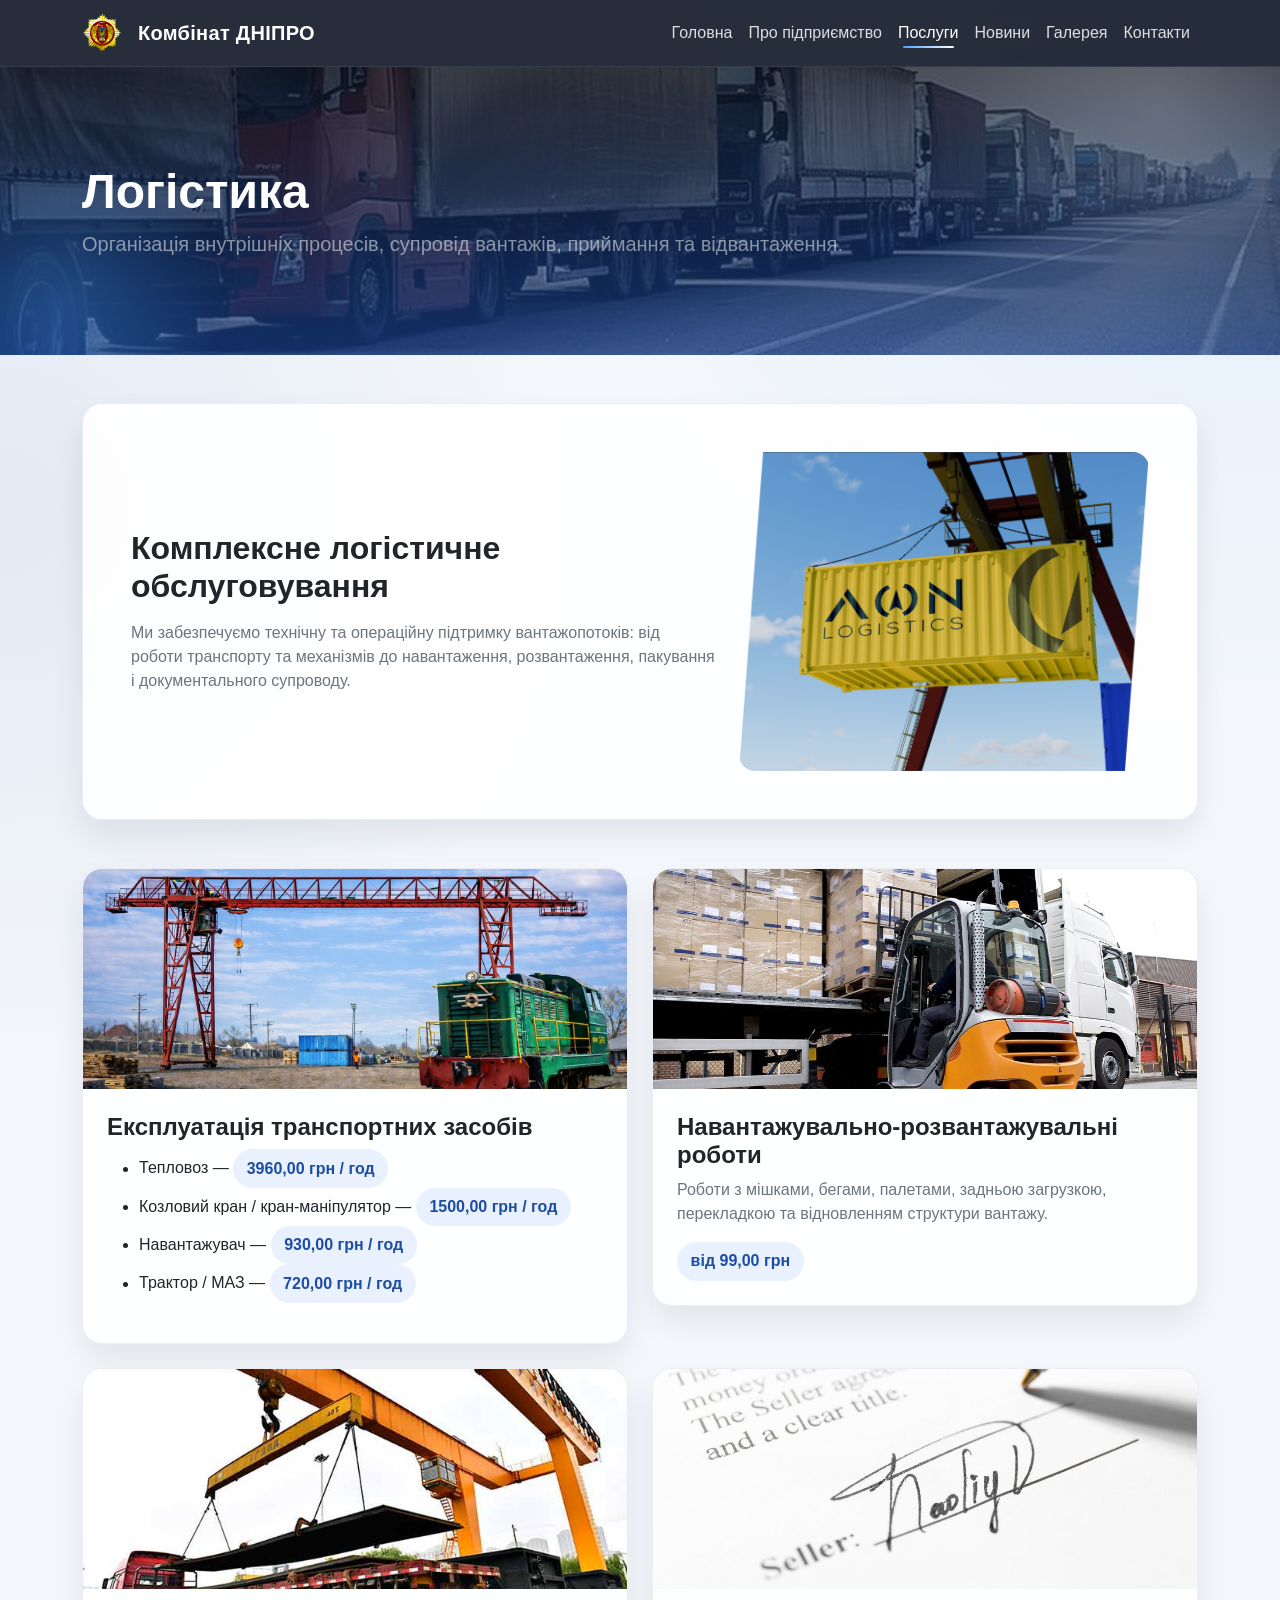
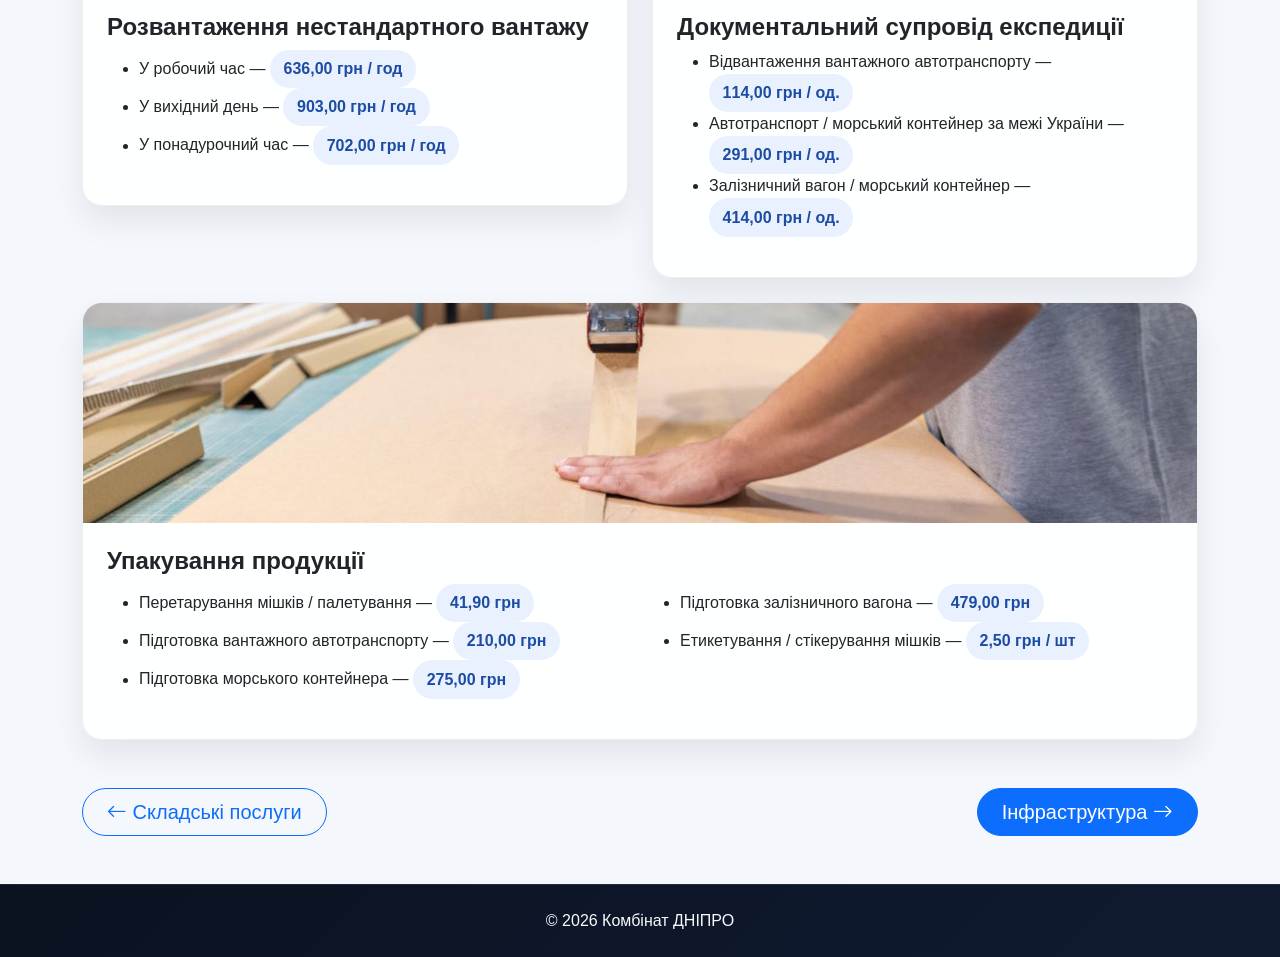
<file: service-logistics.html>
<!DOCTYPE html>
<html lang="uk">
<head>
  <meta charset="UTF-8">
  <meta name="viewport" content="width=device-width, initial-scale=1.0">
  <title>Логістика | Комбінат ДНІПРО</title>
  <link href="https://cdn.jsdelivr.net/npm/bootstrap@5.3.3/dist/css/bootstrap.min.css" rel="stylesheet">
  <link rel="stylesheet" href="css/theme.css">
  <link rel="stylesheet" href="https://cdn.jsdelivr.net/npm/bootstrap-icons@1.11.3/font/bootstrap-icons.css">
  <style>
    .hero-mini {
      background: linear-gradient(rgba(11,18,32,.72), rgba(28,76,163,.62)),
      url('assets/img/fura.jpg') center/cover no-repeat;
    }
  </style>
</head>
<body>

<nav class="navbar navbar-expand-lg navbar-dark bg-dark">
  <div class="container">
    <img src="assets/img/logo_kb_DNIPRO.png" class="navbar-brand" width="40" alt="Логотип">
    <a class="navbar-brand fw-bold" href="index.html">Комбінат ДНІПРО</a>
    <button class="navbar-toggler" type="button" data-bs-toggle="collapse" data-bs-target="#nav">
      <span class="navbar-toggler-icon"></span>
    </button>
    <div class="collapse navbar-collapse" id="nav">
      <ul class="navbar-nav ms-auto">
        <li class="nav-item"><a class="nav-link" href="index.html">Головна</a></li>
        <li class="nav-item"><a class="nav-link" href="about.html">Про підприємство</a></li>
        <li class="nav-item"><a class="nav-link active" href="services.html">Послуги</a></li>
        <li class="nav-item"><a class="nav-link" href="news.html">Новини</a></li>
        <li class="nav-item"><a class="nav-link" href="gallery.html">Галерея</a></li>
        <li class="nav-item"><a class="nav-link" href="contacts.html">Контакти</a></li>
      </ul>
    </div>
  </div>
</nav>

<section class="hero-mini py-5">
  <div class="container py-5">
    <h1 class="display-5 fw-bold">Логістика</h1>
    <p class="lead mb-0 text-white-50">
      Організація внутрішніх процесів, супровід вантажів, приймання та відвантаження.
    </p>
  </div>
</section>

<section class="py-5">
  <div class="container">

    <div class="card soft-card mb-5">
      <div class="card-body p-4 p-lg-5">
        <div class="row align-items-center g-4">
          <div class="col-lg-7">
            <h2 class="fw-bold mb-3">Комплексне логістичне обслуговування</h2>
            <p class="text-secondary mb-0">
              Ми забезпечуємо технічну та операційну підтримку вантажопотоків:
              від роботи транспорту та механізмів до навантаження, розвантаження,
              пакування і документального супроводу.
            </p>
          </div>
          <div class="col-lg-5">
            <img src="assets/img/work-img.jpg" class="img-fluid rounded-4" alt="Логістика">
          </div>
        </div>
      </div>
    </div>

    <div class="row g-4">

      <div class="col-lg-6">
        <div class="card service-card">
          <img src="assets/img/kran_and_train.jpg" alt="Техніка">
          <div class="card-body p-4">
            <h3 class="h4 fw-bold">Експлуатація транспортних засобів</h3>
            <ul class="feature-list">
              <li>Тепловоз — <span class="badge-soft">3960,00 грн / год</span></li>
              <li>Козловий кран / кран-маніпулятор — <span class="badge-soft">1500,00 грн / год</span></li>
              <li>Навантажувач — <span class="badge-soft">930,00 грн / год</span></li>
              <li>Трактор / МАЗ — <span class="badge-soft">720,00 грн / год</span></li>
            </ul>
          </div>
        </div>
      </div>

      <div class="col-lg-6">
        <div class="card service-card">
          <img src="assets/img/loading.jpg" alt="Навантаження">
          <div class="card-body p-4">
            <h3 class="h4 fw-bold">Навантажувально-розвантажувальні роботи</h3>
            <p class="text-secondary">
              Роботи з мішками, бегами, палетами, задньою загрузкою, перекладкою та відновленням структури вантажу.
            </p>
            <span class="badge-soft">від 99,00 грн</span>
          </div>
        </div>
      </div>

      <div class="col-lg-6">
        <div class="card service-card">
          <img src="assets/img/nondefault_loading.jpg" alt="Нестандартний вантаж">
          <div class="card-body p-4">
            <h3 class="h4 fw-bold">Розвантаження нестандартного вантажу</h3>
            <ul class="feature-list">
              <li>У робочий час — <span class="badge-soft">636,00 грн / год</span></li>
              <li>У вихідний день — <span class="badge-soft">903,00 грн / год</span></li>
              <li>У понадурочний час — <span class="badge-soft">702,00 грн / год</span></li>
            </ul>
          </div>
        </div>
      </div>

      <div class="col-lg-6">
        <div class="card service-card">
          <img src="assets/img/ecspedition_helped.jpg" alt="Супровід вантажів">
          <div class="card-body p-4">
            <h3 class="h4 fw-bold">Документальний супровід експедиції</h3>
            <ul class="feature-list">
              <li>Відвантаження вантажного автотранспорту — <span class="badge-soft">114,00 грн / од.</span></li>
              <li>Автотранспорт / морський контейнер за межі України — <span class="badge-soft">291,00 грн / од.</span></li>
              <li>Залізничний вагон / морський контейнер — <span class="badge-soft">414,00 грн / од.</span></li>
            </ul>
          </div>
        </div>
      </div>

      <div class="col-12">
        <div class="card service-card">
          <img src="assets/img/inpacking.jpg" alt="Упакування продукції">
          <div class="card-body p-4">
            <h3 class="h4 fw-bold">Упакування продукції</h3>
            <div class="row g-3">
              <div class="col-md-6">
                <ul class="feature-list">
                  <li>Перетарування мішків / палетування — <span class="badge-soft">41,90 грн</span></li>
                  <li>Підготовка вантажного автотранспорту — <span class="badge-soft">210,00 грн</span></li>
                  <li>Підготовка морського контейнера — <span class="badge-soft">275,00 грн</span></li>
                </ul>
              </div>
              <div class="col-md-6">
                <ul class="feature-list">
                  <li>Підготовка залізничного вагона — <span class="badge-soft">479,00 грн</span></li>
                  <li>Етикетування / стікерування мішків — <span class="badge-soft">2,50 грн / шт</span></li>
                </ul>
              </div>
            </div>
          </div>
        </div>
      </div>

    </div>

    <div class="d-flex justify-content-between mt-5">

      <a href="service-storage.html"
        class="btn btn-outline-primary btn-lg rounded-pill px-4">
        <i class="bi bi-arrow-left"></i>
        Складські послуги
      </a>

      <a href="service-rent.html"
         class="btn btn-primary btn-lg rounded-pill px-4">
         Інфраструктура
         <i class="bi bi-arrow-right"></i>
      </a>

    </div>

  </div>
</section>

<footer class="bg-dark text-light py-4 text-center">
  <div class="container">© 2026 Комбінат ДНІПРО</div>
</footer>

<script src="https://cdn.jsdelivr.net/npm/bootstrap@5.3.3/dist/js/bootstrap.bundle.min.js"></script>
  <script src="js/main.js"></script>
</html>
</file>
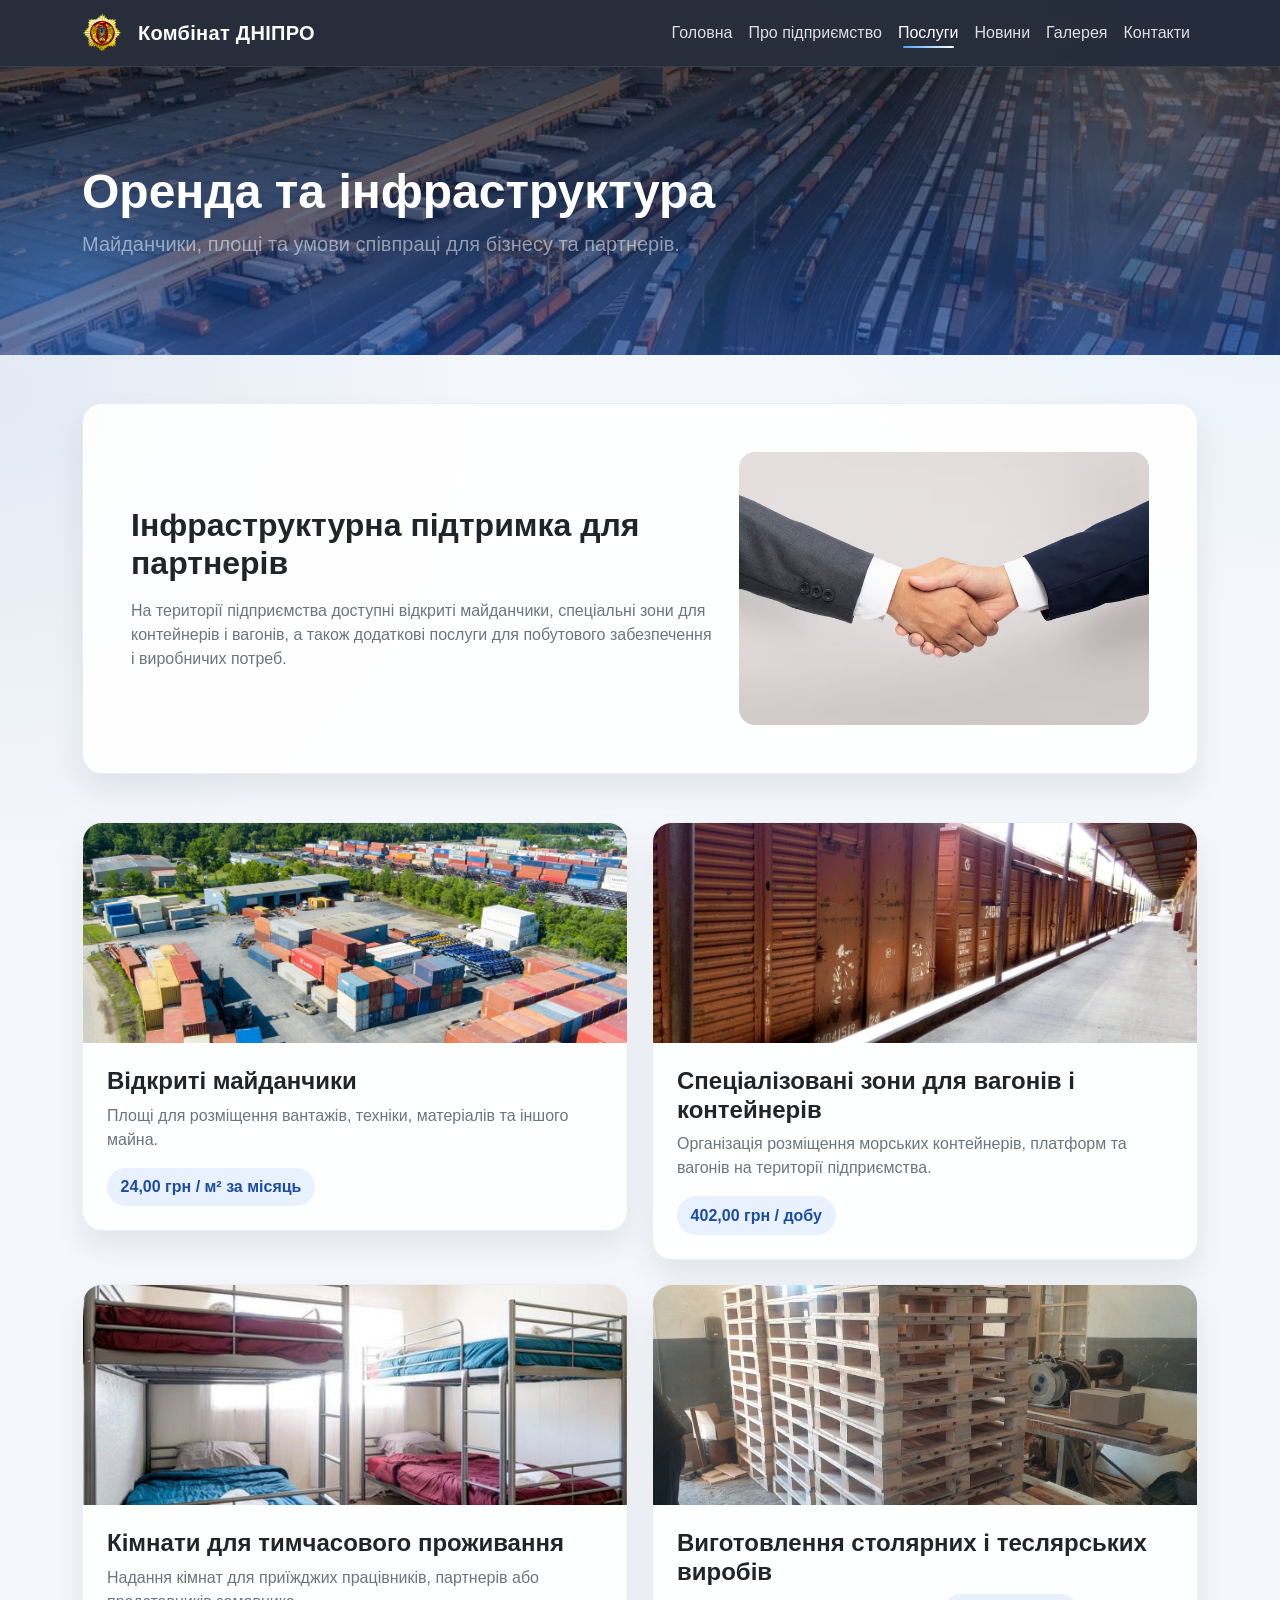
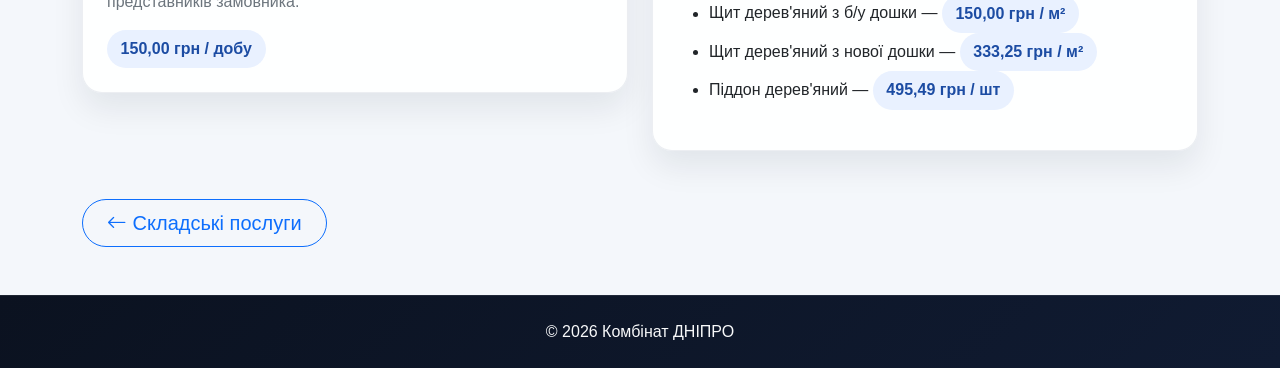
<file: service-rent.html>
<!DOCTYPE html>
<html lang="uk">
<head>
  <meta charset="UTF-8">
  <meta name="viewport" content="width=device-width, initial-scale=1.0">
  <title>Оренда та інфраструктура | Комбінат ДНІПРО</title>
  <link href="https://cdn.jsdelivr.net/npm/bootstrap@5.3.3/dist/css/bootstrap.min.css" rel="stylesheet">
  <link rel="stylesheet" href="css/theme.css">
  <link rel="stylesheet" href="https://cdn.jsdelivr.net/npm/bootstrap-icons@1.11.3/font/bootstrap-icons.css">
  <style>
    .hero-mini {
      background: linear-gradient(rgba(11,18,32,.72), rgba(28,76,163,.62)),
      url('assets/img/infrastructure.jpg') center/cover no-repeat;
    }
  </style>
</head>
<body>

<nav class="navbar navbar-expand-lg navbar-dark bg-dark">
  <div class="container">
    <img src="assets/img/logo_kb_DNIPRO.png" class="navbar-brand" width="40" alt="Логотип">
    <a class="navbar-brand fw-bold" href="index.html">Комбінат ДНІПРО</a>
    <button class="navbar-toggler" type="button" data-bs-toggle="collapse" data-bs-target="#nav">
      <span class="navbar-toggler-icon"></span>
    </button>
    <div class="collapse navbar-collapse" id="nav">
      <ul class="navbar-nav ms-auto">
        <li class="nav-item"><a class="nav-link" href="index.html">Головна</a></li>
        <li class="nav-item"><a class="nav-link" href="about.html">Про підприємство</a></li>
        <li class="nav-item"><a class="nav-link active" href="services.html">Послуги</a></li>
        <li class="nav-item"><a class="nav-link" href="news.html">Новини</a></li>
        <li class="nav-item"><a class="nav-link" href="gallery.html">Галерея</a></li>
        <li class="nav-item"><a class="nav-link" href="contacts.html">Контакти</a></li>
      </ul>
    </div>
  </div>
</nav>

<section class="hero-mini py-5">
  <div class="container py-5">
    <h1 class="display-5 fw-bold">Оренда та інфраструктура</h1>
    <p class="lead mb-0 text-white-50">
      Майданчики, площі та умови співпраці для бізнесу та партнерів.
    </p>
  </div>
</section>

<section class="py-5">
  <div class="container">

    <div class="card soft-card mb-5">
      <div class="card-body p-4 p-lg-5">
        <div class="row align-items-center g-4">
          <div class="col-lg-7">
            <h2 class="fw-bold mb-3">Інфраструктурна підтримка для партнерів</h2>
            <p class="text-secondary mb-0">
              На території підприємства доступні відкриті майданчики, спеціальні зони
              для контейнерів і вагонів, а також додаткові послуги для побутового
              забезпечення і виробничих потреб.
            </p>
          </div>
          <div class="col-lg-5">
            <img src="assets/img/2people_hand.jpg" class="img-fluid rounded-4" alt="Інфраструктура">
          </div>
        </div>
      </div>
    </div>

    <div class="row g-4">

      <div class="col-lg-6">
        <div class="card service-card">
          <img src="assets/img/industrial_outdoor_storage.jpg" alt="Майданчики">
          <div class="card-body p-4">
            <h3 class="h4 fw-bold">Відкриті майданчики</h3>
            <p class="text-secondary">
              Площі для розміщення вантажів, техніки, матеріалів та іншого майна.
            </p>
            <span class="badge-soft">24,00 грн / м² за місяць</span>
          </div>
        </div>
      </div>

      <div class="col-lg-6">
        <div class="card service-card">
          <img src="assets/img/vagons.jpg" alt="Контейнерна інфраструктура">
          <div class="card-body p-4">
            <h3 class="h4 fw-bold">Спеціалізовані зони для вагонів і контейнерів</h3>
            <p class="text-secondary">
              Організація розміщення морських контейнерів, платформ та вагонів на території підприємства.
            </p>
            <span class="badge-soft">402,00 грн / добу</span>
          </div>
        </div>
      </div>

      <div class="col-lg-6">
        <div class="card service-card">
          <img src="assets/img/living_room.jpg" alt="Кімнати для проживання">
          <div class="card-body p-4">
            <h3 class="h4 fw-bold">Кімнати для тимчасового проживання</h3>
            <p class="text-secondary">
              Надання кімнат для приїжджих працівників, партнерів або представників замовника.
            </p>
            <span class="badge-soft">150,00 грн / добу</span>
          </div>
        </div>
      </div>

      <div class="col-lg-6">
        <div class="card service-card">
          <img src="assets/img/wood_products.jpg" alt="Дерев'яні вироби">
          <div class="card-body p-4">
            <h3 class="h4 fw-bold">Виготовлення столярних і теслярських виробів</h3>
            <ul class="feature-list">
              <li>Щит дерев'яний з б/у дошки — <span class="badge-soft">150,00 грн / м²</span></li>
              <li>Щит дерев'яний з нової дошки — <span class="badge-soft">333,25 грн / м²</span></li>
              <li>Піддон дерев'яний — <span class="badge-soft">495,49 грн / шт</span></li>
            </ul>
          </div>
        </div>
      </div>

    </div>

    <div class="d-flex justify-content-between mt-5">

      <a href="service-storage.html"
        class="btn btn-outline-primary btn-lg rounded-pill px-4">
        <i class="bi bi-arrow-left"></i>
        Складські послуги
      </a>
    </div>

  </div>
</section>

<footer class="bg-dark text-light py-4 text-center">
  <div class="container">© 2026 Комбінат ДНІПРО</div>
</footer>

<script src="https://cdn.jsdelivr.net/npm/bootstrap@5.3.3/dist/js/bootstrap.bundle.min.js"></script>
  <script src="js/main.js"></script>
</html>
</file>
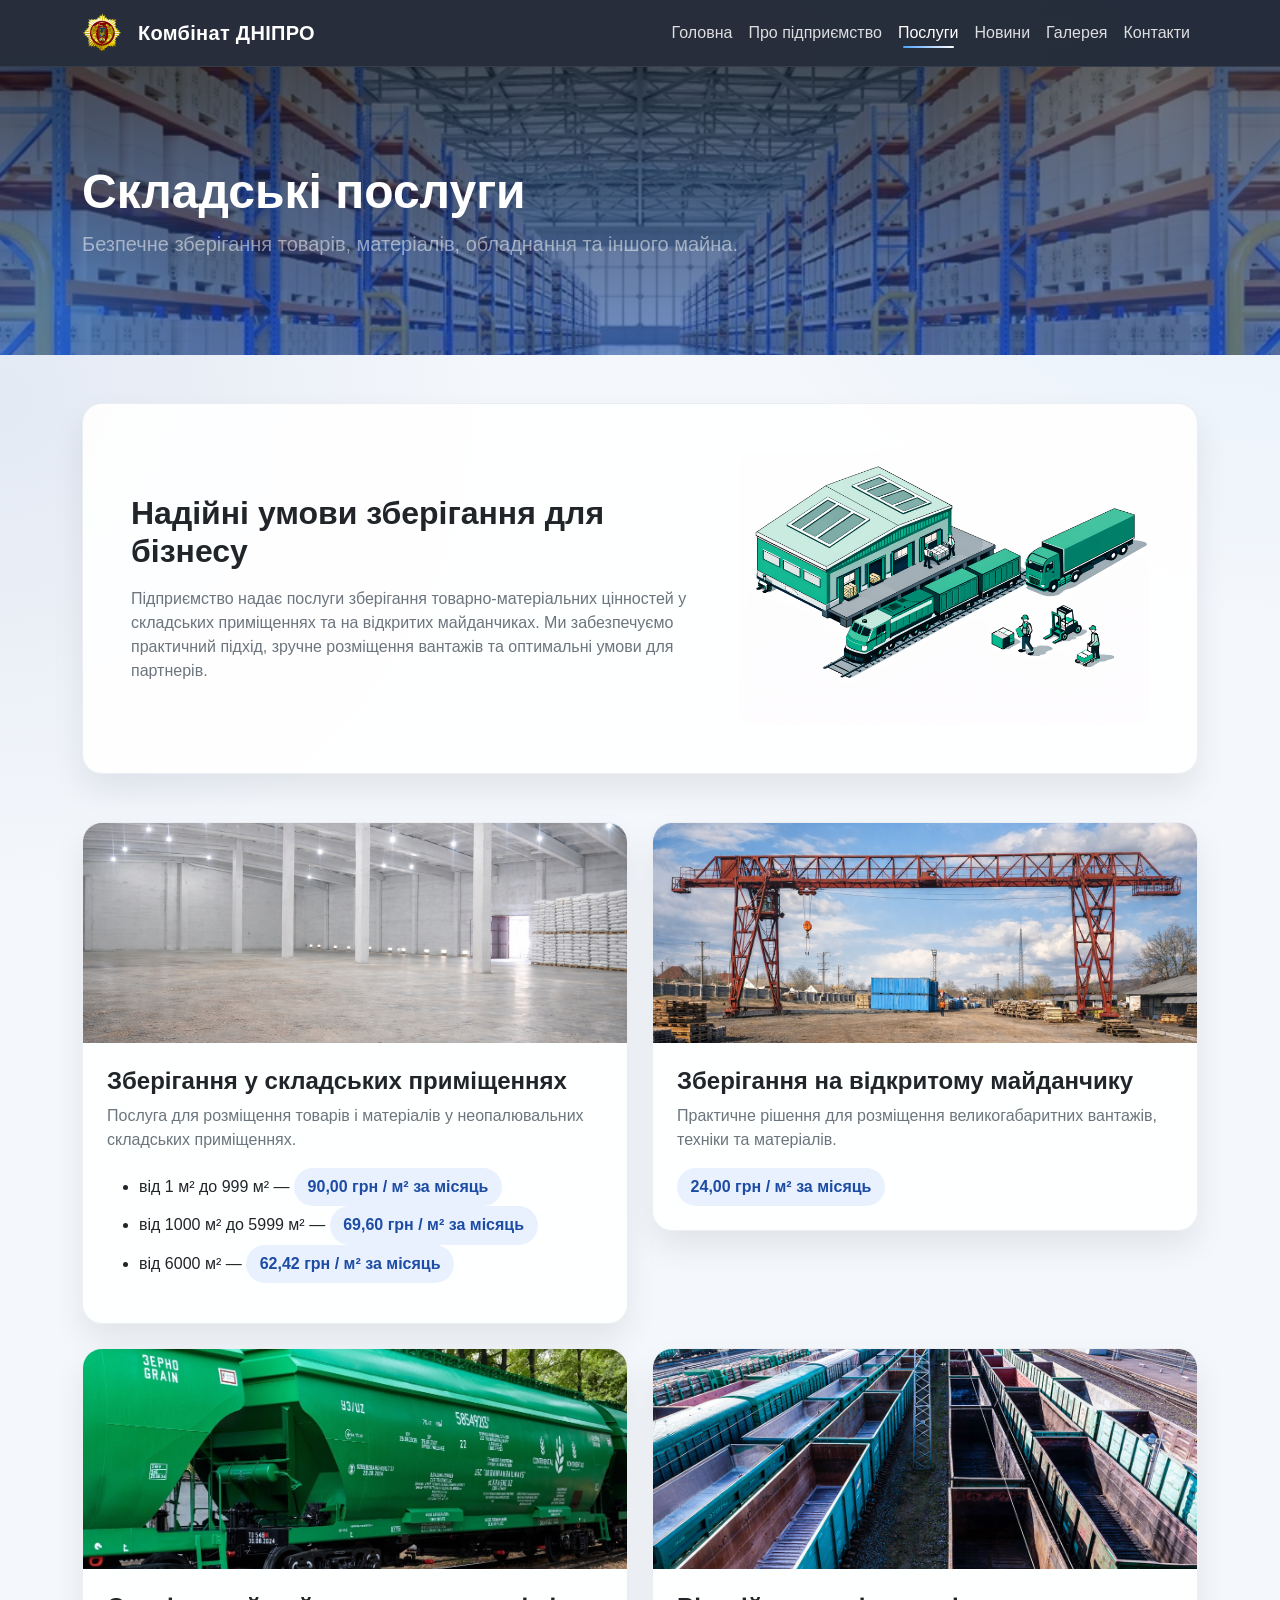
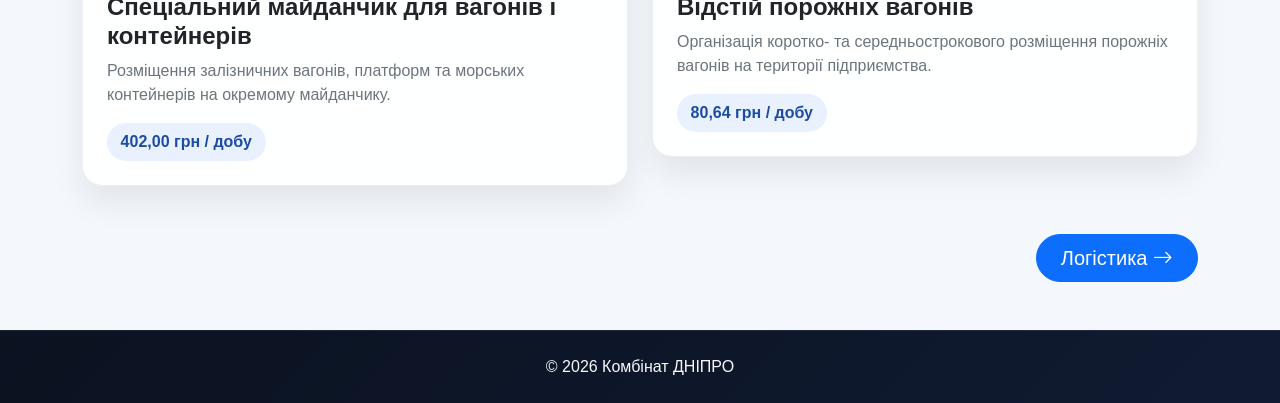
<file: service-storage.html>
<!DOCTYPE html>
<html lang="uk">
<head>
  <meta charset="UTF-8">
  <meta name="viewport" content="width=device-width, initial-scale=1.0">
  <title>Складські послуги | Комбінат ДНІПРО</title>
  <link href="https://cdn.jsdelivr.net/npm/bootstrap@5.3.3/dist/css/bootstrap.min.css" rel="stylesheet">
  <link rel="stylesheet" href="css/theme.css">
  <link rel="stylesheet" href="https://cdn.jsdelivr.net/npm/bootstrap-icons@1.11.3/font/bootstrap-icons.css">
  <style>
    .hero-mini {
      background: linear-gradient(rgba(11,18,32,.72), rgba(28,76,163,.62)),
      url('assets/img/warehouse-hero.jpg') center/cover no-repeat;
    }
  </style>
</head>
<body>

<nav class="navbar navbar-expand-lg navbar-dark bg-dark">
  <div class="container">
    <img src="assets/img/logo_kb_DNIPRO.png" class="navbar-brand" width="40" alt="Логотип">
    <a class="navbar-brand fw-bold" href="index.html">Комбінат ДНІПРО</a>
    <button class="navbar-toggler" type="button" data-bs-toggle="collapse" data-bs-target="#nav">
      <span class="navbar-toggler-icon"></span>
    </button>
    <div class="collapse navbar-collapse" id="nav">
      <ul class="navbar-nav ms-auto">
        <li class="nav-item"><a class="nav-link" href="index.html">Головна</a></li>
        <li class="nav-item"><a class="nav-link" href="about.html">Про підприємство</a></li>
        <li class="nav-item"><a class="nav-link active" href="services.html">Послуги</a></li>
        <li class="nav-item"><a class="nav-link" href="news.html">Новини</a></li>
        <li class="nav-item"><a class="nav-link" href="gallery.html">Галерея</a></li>
        <li class="nav-item"><a class="nav-link" href="contacts.html">Контакти</a></li>
      </ul>
    </div>
  </div>
</nav>

<section class="hero-mini py-5">
  <div class="container py-5">
    <h1 class="display-5 fw-bold">Складські послуги</h1>
    <p class="lead mb-0 text-white-50">
      Безпечне зберігання товарів, матеріалів, обладнання та іншого майна.
    </p>
  </div>
</section>

<section class="py-5">
  <div class="container">

    <div class="card soft-card mb-5">
      <div class="card-body p-4 p-lg-5">
        <div class="row align-items-center g-4">
          <div class="col-lg-7">
            <h2 class="fw-bold mb-3">Надійні умови зберігання для бізнесу</h2>
            <p class="text-secondary mb-0">
              Підприємство надає послуги зберігання товарно-матеріальних цінностей у складських
              приміщеннях та на відкритих майданчиках. Ми забезпечуємо практичний підхід,
              зручне розміщення вантажів та оптимальні умови для партнерів.
            </p>
          </div>
          <div class="col-lg-5">
            <img src="assets/img/warehouse_image_rail.jpg" class="img-fluid rounded-4" alt="Складські послуги">
          </div>
        </div>
      </div>
    </div>

    <div class="row g-4">
      <div class="col-lg-6">
        <div class="card service-card">
          <img src="assets/img/better_warehouse.png" alt="Складське приміщення">
          <div class="card-body p-4">
            <h3 class="h4 fw-bold">Зберігання у складських приміщеннях</h3>
            <p class="text-secondary">
              Послуга для розміщення товарів і матеріалів у неопалювальних складських приміщеннях.
            </p>
            <ul class="feature-list ">
              <li>від 1 м² до 999 м² — <span class="badge-soft">90,00 грн / м² за місяць</span></li>
              <li>від 1000 м² до 5999 м² — <span class="badge-soft">69,60 грн / м² за місяць</span></li>
              <li>від 6000 м² — <span class="badge-soft">62,42 грн / м² за місяць</span></li>
            </ul>
          </div>
        </div>
      </div>

      <div class="col-lg-6">
        <div class="card service-card">
          <img src="assets/img/kozlovoy_kran.png" alt="Відкритий майданчик">
          <div class="card-body p-4">
            <h3 class="h4 fw-bold">Зберігання на відкритому майданчику</h3>
            <p class="text-secondary">
              Практичне рішення для розміщення великогабаритних вантажів, техніки та матеріалів.
            </p>
            <span class="badge-soft">24,00 грн / м² за місяць</span>
          </div>
        </div>
      </div>

      <div class="col-lg-6">
        <div class="card service-card">
          <img src="assets/img/povnyivagon.jpg" alt="Контейнери та вагони">
          <div class="card-body p-4">
            <h3 class="h4 fw-bold">Спеціальний майданчик для вагонів і контейнерів</h3>
            <p class="text-secondary">
              Розміщення залізничних вагонів, платформ та морських контейнерів на окремому майданчику.
            </p>
            <span class="badge-soft">402,00 грн / добу</span>
          </div>
        </div>
      </div>

      <div class="col-lg-6">
        <div class="card service-card">
          <img src="assets/img/porozhniyvagon.jpg" alt="Порожні вагони">
          <div class="card-body p-4">
            <h3 class="h4 fw-bold">Відстій порожніх вагонів</h3>
            <p class="text-secondary">
              Організація коротко- та середньострокового розміщення порожніх вагонів на території підприємства.
            </p>
            <span class="badge-soft">80,64 грн / добу</span>
          </div>
        </div>
      </div>
    </div>

    <div class="d-flex justify-content-end mt-5">
      <a href="service-logistics.html"
         class="btn btn-primary btn-lg rounded-pill px-4">
         Логістика
         <i class="bi bi-arrow-right"></i>
      </a>
    </div>
  </div>
</section>

<footer class="bg-dark text-light py-4 text-center">
  <div class="container">© 2026 Комбінат ДНІПРО</div>
</footer>

<script src="https://cdn.jsdelivr.net/npm/bootstrap@5.3.3/dist/js/bootstrap.bundle.min.js"></script>
  <script src="js/main.js"></script>
</html>
</file>
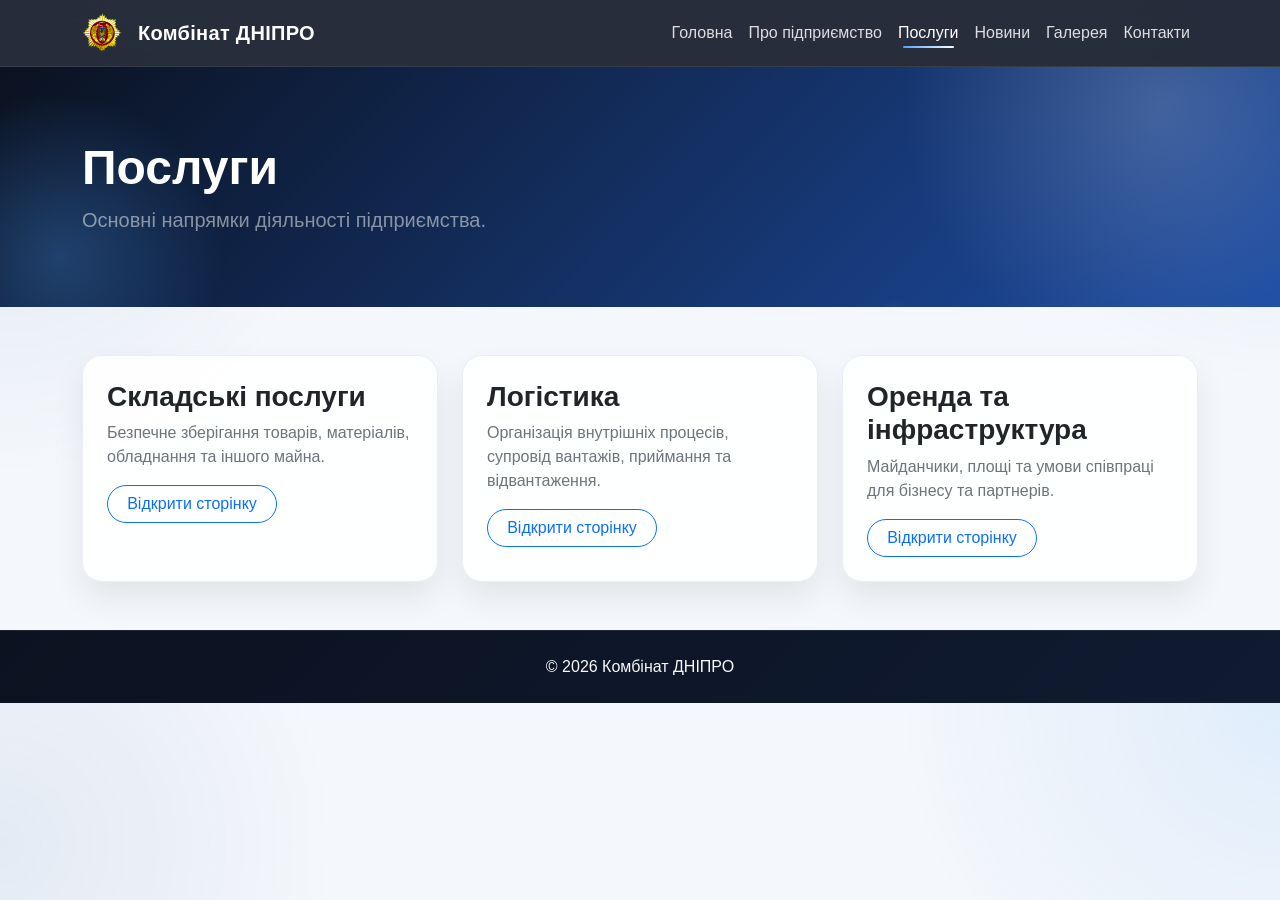
<file: services.html>
<!DOCTYPE html>
<html lang="uk">
<head>
  <meta charset="UTF-8">
  <meta name="viewport" content="width=device-width, initial-scale=1.0">
  <title>Послуги</title>
  <link href="https://cdn.jsdelivr.net/npm/bootstrap@5.3.3/dist/css/bootstrap.min.css" rel="stylesheet">
  <link rel="stylesheet" href="css/theme.css">
</head>
<body>

<nav class="navbar navbar-expand-lg navbar-dark bg-dark">
  <div class="container">
    <img src="assets/img/logo_kb_DNIPRO.png" class="navbar-brand" width="40" alt="Логотип">
    <a class="navbar-brand fw-bold" href="index.html">Комбінат ДНІПРО</a>
    <button class="navbar-toggler" type="button" data-bs-toggle="collapse" data-bs-target="#nav">
      <span class="navbar-toggler-icon"></span>
    </button>
    <div class="collapse navbar-collapse" id="nav">
      <ul class="navbar-nav ms-auto">
        <li class="nav-item"><a class="nav-link" href="index.html">Головна</a></li>
        <li class="nav-item"><a class="nav-link" href="about.html">Про підприємство</a></li>
        <li class="nav-item"><a class="nav-link active" href="services.html">Послуги</a></li>
        <li class="nav-item"><a class="nav-link" href="news.html">Новини</a></li>
        <li class="nav-item"><a class="nav-link" href="gallery.html">Галерея</a></li>
        <li class="nav-item"><a class="nav-link" href="contacts.html">Контакти</a></li>
      </ul>
    </div>
  </div>
</nav>

<main>

<section class="hero-mini py-5">
  <div class="container py-4">
    <h1 class="display-5 fw-bold">Послуги</h1>
    <p class="lead mb-0 text-white-50">Основні напрямки діяльності підприємства.</p>
  </div>
</section>

<section class="py-5">
  <div class="container">
    <div class="row g-4">

      <div class="col-lg-4 reveal-up">
        <div class="card soft-card h-100">
          <div class="card-body p-4">
            <h3 class="fw-bold">Складські послуги</h3>
            <p class="text-secondary">Безпечне зберігання товарів, матеріалів, обладнання та іншого майна.</p>
            <a href="service-storage.html" class="btn btn-outline-primary">Відкрити сторінку</a>
          </div>
        </div>
      </div>

      <div class="col-lg-4 reveal-up">
        <div class="card soft-card h-100">
          <div class="card-body p-4">
            <h3 class="fw-bold">Логістика</h3>
            <p class="text-secondary">Організація внутрішніх процесів, супровід вантажів, приймання та відвантаження.</p>
            <a href="service-logistics.html" class="btn btn-outline-primary">Відкрити сторінку</a>
          </div>
        </div>
      </div>

      <div class="col-lg-4 reveal-up">
        <div class="card soft-card h-100">
          <div class="card-body p-4">
            <h3 class="fw-bold">Оренда та інфраструктура</h3>
            <p class="text-secondary">Майданчики, площі та умови співпраці для бізнесу та партнерів.</p>
            <a href="service-rent.html" class="btn btn-outline-primary">Відкрити сторінку</a>
          </div>
        </div>
      </div>

    </div>
  </div>
</section>

</main>

<footer class="bg-dark text-light py-4 text-center">
  <div class="container">© 2026 Комбінат ДНІПРО</div>
</footer>

<script src="https://cdn.jsdelivr.net/npm/bootstrap@5.3.3/dist/js/bootstrap.bundle.min.js"></script>
  <script src="js/main.js"></script>
</html>
</file>
<file: css/theme.css>
:root{
  --brand-1:#0b1220;
  --brand-2:#12387d;
  --brand-3:#1c4ca3;
  --brand-4:#4da3ff;
  --text-main:#0f172a;
  --text-soft:#5b6475;
  --bg-main:#f4f7fb;
  --bg-card:rgba(255,255,255,.9);
  --border-soft:rgba(148,163,184,.18);
  --shadow-soft:0 1rem 2rem rgba(16,24,40,.08);
  --shadow-hover:0 1.25rem 2.5rem rgba(16,24,40,.14);
  --radius-lg:1.25rem;
  --radius-md:1rem;
  --transition:.3s ease;
}

html{scroll-behavior:smooth;}
body{
  background:
    radial-gradient(circle at top right, rgba(77,163,255,.12), transparent 26%),
    radial-gradient(circle at left 20%, rgba(28,76,163,.08), transparent 24%),
    var(--bg-main);
  color:var(--text-main);
  font-family:Arial,sans-serif;
  overflow-x:hidden;
}
img{max-width:100%;display:block;}

.page-progress{
  position:fixed;
  inset:0 auto auto 0;
  width:0;
  height:4px;
  background:linear-gradient(90deg,var(--brand-4),#8fd0ff,var(--brand-3));
  box-shadow:0 0 18px rgba(77,163,255,.55);
  z-index:2000;
}

.navbar-brand{font-weight:700;letter-spacing:.3px;}
.navbar{
  z-index:1030;
  background:rgba(11,18,32,.88) !important;
  backdrop-filter:blur(12px);
  border-bottom:1px solid rgba(255,255,255,.08);
  transition:background-color var(--transition), box-shadow var(--transition);
}
.navbar.navbar-scrolled{
  background:rgba(11,18,32,.95) !important;
  box-shadow:0 12px 30px rgba(15,23,42,.18);
}
.navbar .nav-link{
  position:relative;
  color:rgba(255,255,255,.84) !important;
  transition:color .25s ease;
}
.navbar .nav-link:hover,
.navbar .nav-link.active{color:#fff !important;}
.navbar .nav-link::after{
  content:"";
  position:absolute;
  left:.8rem;
  right:.8rem;
  bottom:.3rem;
  height:2px;
  border-radius:999px;
  background:linear-gradient(90deg,var(--brand-4),#fff);
  transform:scaleX(0);
  transform-origin:left;
  transition:transform .25s ease;
}
.navbar .nav-link:hover::after,
.navbar .nav-link.active::after{transform:scaleX(1);}

.hero,
.hero-mini{
  position:relative;
  overflow:hidden;
  color:#fff;
}
.hero{padding:120px 0 110px;}
.hero-mini{
  background:linear-gradient(135deg,#0b1220,#1c4ca3);
}
.hero::before,.hero-mini::before{
  content:"";
  position:absolute;
  width:520px;
  height:520px;
  top:-220px;
  right:-140px;
  border-radius:50%;
  background:radial-gradient(circle, rgba(255,255,255,.18), transparent 70%);
  z-index:0;
}
.hero::after,.hero-mini::after{
  content:"";
  position:absolute;
  width:340px;
  height:340px;
  left:-110px;
  bottom:-120px;
  border-radius:50%;
  background:radial-gradient(circle, rgba(77,163,255,.28), transparent 68%);
  z-index:0;
}
.hero > .container,
.hero-mini > .container{position:relative;z-index:1;}
.hero-panel{
  background:rgba(255,255,255,.08);
  border:1px solid rgba(255,255,255,.14);
  backdrop-filter:blur(8px);
  -webkit-backdrop-filter:blur(8px);
}
.hero-particles{
  position:absolute;
  inset:0;
  pointer-events:none;
  overflow:hidden;
}
.hero-particles span{
  position:absolute;
  display:block;
  border-radius:50%;
  background:rgba(255,255,255,.22);
  box-shadow:0 0 14px rgba(255,255,255,.22);
  animation:floatParticle linear infinite;
}
@keyframes floatParticle{
  from{transform:translateY(30px) scale(.85);opacity:0;}
  15%{opacity:1;}
  to{transform:translateY(-120px) scale(1.1);opacity:0;}
}

.card,
.soft-card,
.feature-box,
.stats,
.service-card,
.gallery-card,
.hero-panel{
  border:0;
  border-radius:var(--radius-lg);
}
.soft-card,
.feature-box,
.stats,
.service-card,
.gallery-card,
.hero-panel{
  background:var(--bg-card);
  border:1px solid var(--border-soft);
  box-shadow:var(--shadow-soft) !important;
  transition:transform .35s ease, box-shadow .35s ease, border-color .35s ease;
}
.soft-card:hover,
.feature-box:hover,
.stats:hover,
.service-card:hover,
.gallery-card:hover,
.hero-panel:hover,
.reveal-card:hover{
  transform:translateY(-8px);
  box-shadow:var(--shadow-hover) !important;
  border-color:rgba(77,163,255,.28);
}

.service-card,
.gallery-card,
.card{overflow:hidden;}
.gallery-img,
.gallery-card img,
.service-card img,
.object-fit-cover{
  width:100%;
  object-fit:cover;
  transition:transform .6s ease, filter .4s ease;
}
.gallery-img{height:260px;border-radius:1rem;display:block;}
.service-card img{height:220px;}
.gallery-card:hover img,
.service-card:hover img,
.reveal-card:hover img,
.gallery-img:hover{
  transform:scale(1.04);
  filter:saturate(1.08) contrast(1.04);
}

.section{padding:80px 0;}
.section-title{font-weight:700;color:var(--text-main);}
.section-kicker{
  color:#0d6efd;
  text-transform:uppercase;
  letter-spacing:.12em;
  font-size:.8rem;
  font-weight:700;
}
.icon-box{
  width:56px;
  height:56px;
  display:inline-flex;
  align-items:center;
  justify-content:center;
  border-radius:1rem;
  background:rgba(13,110,253,.08);
  color:#0d6efd;
  font-weight:700;
  font-size:1.1rem;
  flex-shrink:0;
}
.feature-box{padding:25px;height:100%;}
.stats{
  padding:20px;
  text-align:center;
  height:100%;
}
.stats h3,
.stats-card h3{font-size:2rem;margin-bottom:.25rem;font-weight:700;color:var(--brand-3);}
.photo-slot,
.media-frame{
  border-radius:12px;
  display:flex;
  align-items:center;
  justify-content:center;
  text-align:center;
  background:#fafafa;
  overflow:hidden;
}
.photo-slot{border:2px dashed #d4d8e1;height:260px;color:#666;}
.photo-small{height:200px;}
.info-image{
  width:100%;
  height:100%;
  min-height:260px;
  border-radius:var(--radius-lg);
  object-fit:cover;
}
.partner-card img,
.partner-image{width:100%;height:100%;min-height:220px;object-fit:cover;}
.badge-soft{
  background:#e9f1ff;
  color:#1c4ca3;
  border-radius:999px;
  padding:.45rem .85rem;
  font-weight:600;
  display:inline-block;
}
.stat-pill{
  display:inline-flex;
  align-items:center;
  gap:.45rem;
  border-radius:999px;
  padding:.45rem .9rem;
  background:rgba(13,110,253,.1);
  color:var(--brand-3);
  font-weight:600;
}

.btn{
  transition:transform .25s ease, box-shadow .25s ease, background-color .25s ease, color .25s ease, border-color .25s ease;
}
.btn:hover{
  transform:translateY(-2px);
  box-shadow:0 14px 24px rgba(15,23,42,.16);
}
.btn-primary,
.btn-outline-light,
.btn-outline-primary,
.btn-warning,
.btn-light{border-radius:999px !important;padding-inline:1.2rem;}

.reveal,
.reveal-card,
.reveal-up{
  opacity:0;
  transform:translateY(42px);
  transition:opacity .8s ease, transform .8s ease;
}
.reveal.is-visible,
.reveal-card.active,
.reveal-up.is-visible{
  opacity:1;
  transform:translateY(0);
}

.form-control,
.form-select{border-radius:1rem;}
.form-status{border-radius:1rem;}

.page-footer,
footer.bg-dark{
  background:linear-gradient(135deg,#0b1220,#101b32) !important;
  border-top:1px solid rgba(255,255,255,.08);
}
footer a{transition:opacity .25s ease, transform .25s ease;}
footer a:hover{opacity:1 !important;transform:translateX(2px);}

.top-button{
  position:fixed;
  right:24px;
  bottom:24px;
  width:52px;
  height:52px;
  border:none;
  border-radius:50%;
  background:linear-gradient(135deg,var(--brand-3),var(--brand-1));
  color:#fff;
  box-shadow:0 18px 34px rgba(11,18,32,.28);
  z-index:1100;
  opacity:0;
  visibility:hidden;
  transform:translateY(16px);
  transition:all .25s ease;
}
.top-button.show{opacity:1;visibility:visible;transform:translateY(0);}
.top-button:hover{transform:translateY(-4px);}

.error-page{min-height:100vh;display:flex;align-items:center;justify-content:center;}
.error-wrap{max-width:760px;}
.error-code{
  font-size:clamp(4rem,12vw,8rem);
  line-height:1;
  font-weight:800;
  background:linear-gradient(135deg,#4da3ff,#1c4ca3,#0b1220);
  -webkit-background-clip:text;
  background-clip:text;
  color:transparent;
}

@media (max-width:991.98px){
  .hero{padding:90px 0 80px;}
  .section{padding:64px 0;}
  .partner-card img,.partner-image{min-height:200px;}
  .info-image{min-height:220px;}
}
@media (max-width:767.98px){
  .hero{padding:78px 0 68px;}
  .section{padding:56px 0;}
  .stats h3,.stats-card h3{font-size:1.7rem;}
  .partner-card img,.partner-image{min-height:180px;}
  .info-image{min-height:200px;}
  .gallery-img{height:220px;}
  .top-button{right:18px;bottom:18px;width:48px;height:48px;}
}
</file>
